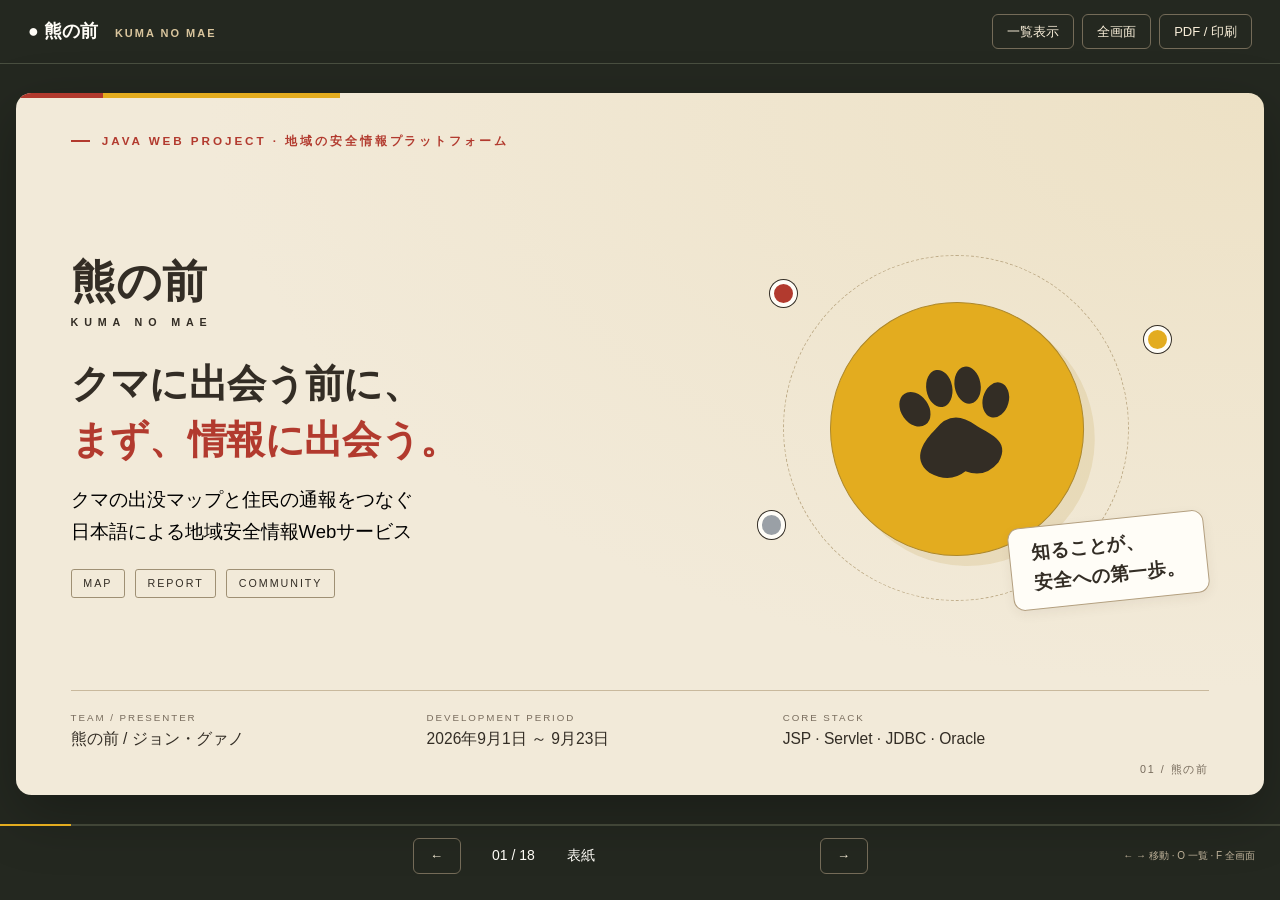
<file: index.html>
<!doctype html>
<html lang="ja">
<head>
  <meta charset="utf-8">
  <meta name="viewport" content="width=device-width,initial-scale=1">
  <title>熊の前 · プロジェクト発表</title>
  <link rel="stylesheet" href="presentation/presentation.css">
  <link rel="stylesheet" href="presentation/japanese.css">
  <link rel="stylesheet" href="presentation/print.css" media="print">
  <script src="presentation/presentation.js" defer></script>
  <link rel="stylesheet" href="presentation/preview-editorial.css">
  <link rel="stylesheet" href="presentation/preview-duties.css">
</head>
<body>
  <header class="toolbar"><a class="brand" href="#1">● 熊の前 <span>KUMA NO MAE</span></a><div class="tools"><button id="overview" type="button">一覧表示</button><button id="fullscreen" type="button">全画面</button><button id="print" type="button">PDF / 印刷</button></div></header>
  <main id="deck" aria-label="プロジェクト発表スライド">
    <section class="slide cover" data-title="表紙">
      <div class="eyebrow">JAVA WEB PROJECT · 地域の安全情報プラットフォーム</div>
      <div class="cover-grid"><div><div class="wordmark">熊の前<span>KUMA NO MAE</span></div><h1>クマに出会う前に、<br><em>まず、情報に出会う。</em></h1><p class="lead">クマの出没マップと住民の通報をつなぐ<br>日本語による地域安全情報Webサービス</p><div class="tags"><span>MAP</span><span>REPORT</span><span>COMMUNITY</span></div></div><div class="cover-art"><div class="orbit"></div><div class="seal"><svg viewBox="0 0 180 180" aria-label="クマの肉球"><ellipse cx="43" cy="57" rx="17" ry="23" transform="rotate(-25 43 57)"/><ellipse cx="77" cy="37" rx="16" ry="23"/><ellipse cx="112" cy="39" rx="16" ry="23"/><ellipse cx="143" cy="63" rx="16" ry="22" transform="rotate(25 143 63)"/><path d="M47 137C27 115 49 96 63 86Q88 63 113 89C125 101 154 115 133 139Q113 156 91 143Q69 155 47 137Z"/></svg></div><div class="art-label">知ることが、<br>安全への第一歩。</div><span class="map-point p1"></span><span class="map-point p2"></span><span class="map-point p3"></span></div></div>
<div class="cover-meta"><div><small>TEAM / PRESENTER</small><span>熊の前 / ジョン・グァノ</span></div><div><small>DEVELOPMENT PERIOD</small><span>2026年9月1日 ～ 9月23日</span></div><div><small>CORE STACK</small><span>JSP · Servlet · JDBC · Oracle</span></div></div>
      <aside class="speaker-notes">冒頭ではサービスが解決したい課題を伝えます。「出没情報を探すだけでなく、地図での確認から通報・管理までをつなぎました」。チーム名と開発期間は実際の情報を入力してください。入力内容はこのブラウザーに保存されます。</aside>
    </section>
    <section class="slide" data-title="目次"><div class="eyebrow">CONTENTS · 発表の流れ</div><h2>サービスからコードまで、<br>ひとつの流れで。</h2><div class="agenda"><article><b>01</b><div><h3>なぜ開発したのか</h3><p>企画意図・利用者・要件</p></div></article><article><b>02</b><div><h3>どのように設計したのか</h3><p>デザイン・技術構成・MVC・データ</p></div></article><article><b>03</b><div><h3>何を実装したのか</h3><p>地図・通報・会員・コミュニティ・管理</p></div></article><article><b>04</b><div><h3>どのような課題を解決したのか</h3><p>デモ・日付フィルターの不具合・改善方針</p></div></article></div><div class="bottom-line">発表の軸：位置と危険度を理解し、住民の情報をサービスにつなぐ</div><aside class="speaker-notes">設計の説明後、利用者の操作の流れに沿って機能を紹介します。クラス名をすべて読み上げるよりも、責務の分離とデータの流れに焦点を当てます。</aside></section>
<section class="slide" data-title="チーム紹介"><div class="eyebrow">TEAM · チーム紹介</div><h2>4人でつくる「熊の前」。</h2><p class="subtitle">バックエンド1名・フロントエンド3名のチーム構成</p><div class="cols four team-grid"><article class="card accent"><span class="card-no">TEAM LEADER</span><div class="member-number">01</div><div class="member-photo"><img src="presentation/member-01.png" alt="ジョン・グァノ"></div><h3 lang="ja">ジョン・グァノ</h3><span class="team-role">チームリーダー</span><p>バックエンド担当</p><div class="member-duties">チーム管理<br>データベース設計<br>バックエンド全体</div></article><article class="card"><span class="card-no">FRONTEND</span><div class="member-number">02</div><div class="member-photo"><img src="presentation/member-02.jpg" alt="キム・スリム"></div><h3 lang="ja">キム・スリム</h3><span class="team-role">チームメンバー</span><p>フロントエンド担当</p><div class="member-duties">会員管理 設計・実装<br>地図 設計・実装</div></article><article class="card"><span class="card-no">FRONTEND</span><div class="member-number">03</div><div class="member-photo"><img src="presentation/member-03.png" alt="パク・ジョンウク"></div><h3 lang="ja">パク・ジョンウク</h3><span class="team-role">チームメンバー</span><p>フロントエンド担当</p><div class="member-duties">トップページ 設計・実装<br>マイページ 設計・実装</div></article><article class="card"><span class="card-no">FRONTEND</span><div class="member-number">04</div><div class="member-photo"><img src="presentation/member-04.png" alt="キム・ビョンギュ"></div><h3 lang="ja">キム・ビョンギュ</h3><span class="team-role">チームメンバー</span><p>フロントエンド担当</p><div class="member-duties">掲示板 設計・実装<br>管理者ページ 設計・実装</div></article></div><aside class="speaker-notes">メンバーは全4名です。ジョン・グァノはチームリーダー兼バックエンド担当、キム・スリム・パク・ジョンウク・キム・ビョンギュはフロントエンド担当です。氏名は指定された日本語表記を使用しています。</aside></section>
    <section class="slide" data-title="プロジェクト概要"><div class="eyebrow">01 / PROJECT OVERVIEW</div><h2>「どこで、どのくらい危険なのか？」</h2><p class="subtitle">出没場所・日時・危険度・解除状態をまとめて確認できるサービス</p><div class="cols three"><article class="card"><span class="card-no">BACKGROUND</span><h3>一覧だけでは<br>場所を把握しにくい</h3><p>住所と投稿を地図マーカーにつなぎ、関心のある地域の状況を位置関係から理解できるよう設計しました。</p></article><article class="card"><span class="card-no">APPROACH</span><h3>閲覧から通報まで<br>ひとつの利用フロー</h3><p>トップページで状況を確認し、地図で範囲を絞り込んだ後、詳細の閲覧や目撃情報の通報へ進みます。</p></article><article class="card accent"><span class="card-no">VALUE</span><h3>危険情報に加えて<br>解除状態も伝える</h3><p>DANGER・WARNING・CAUTIONとCLEARを区別し、出没情報の状態を色と文字で伝えます。</p></article></div><div class="ribbon">主な利用者 <strong>日本の地域住民・訪問者・サービス管理者</strong></div><aside class="speaker-notes">このスライドでは開発意図を説明します。事故減少率や実際の利用者数など、検証していない成果の数値は提示しません。</aside></section>
    <section class="slide" data-title="要件定義"><div class="eyebrow">02 / REQUIREMENTS</div><h2>利用者ごとに必要な機能を定義する。</h2><div class="cols two"><div class="table-wrap"><table><thead><tr><th>利用者</th><th>主要機能</th></tr></thead><tbody><tr><td>情報閲覧</td><td>地図マーカー・危険度の凡例・地域／期間／危険度の検索</td></tr><tr><td>会員</td><td>登録・ログイン・メール認証・アカウント復旧</td></tr><tr><td>通報者</td><td>目撃情報の登録・位置／画像の添付・詳細閲覧</td></tr><tr><td>コミュニティ利用者</td><td>投稿の作成／編集／削除・コメント・いいね</td></tr><tr><td>管理者</td><td>通報の承認／却下／解除・会員とコミュニティの管理</td></tr></tbody></table></div><div class="stack"><article class="card"><h3>一貫した案内</h3><p>日本語UI、共通のヘッダー／フッター、危険度の色と名称を使用します。</p></article><article class="card"><h3>役割に応じたアクセス</h3><p>ログイン状態と利用者の権限に応じて、作成・編集・管理のリクエストを処理します。</p></article><article class="card"><h3>処理結果を明確に表示</h3><p>エラー・認証・パスワード再設定の結果を画面で確認できる構成にします。</p></article></div></div><aside class="speaker-notes">要件は機能と使いやすさに分けて説明します。セキュリティが完全であると主張するのではなく、実際の権限確認と認証の流れを紹介します。</aside></section>
    <section class="slide" data-title="デザインコンセプト"><div class="eyebrow">03 / DESIGN LANGUAGE</div><h2>温かみのある印象と、明確な危険表示。</h2><div class="cols two"><div><div class="palette"><div style="--swatch:#eee5d1"><span>CREAM</span><code>#EEE5D1</code></div><div style="--swatch:#332d25" class="light-text"><span>INK</span><code>#332D25</code></div><div style="--swatch:#e3ac1f"><span>YELLOW</span><code>#E3AC1F</code></div></div><h3>プロジェクトのビジュアル表現</h3><p>クリーム色の背景に濃い茶色の枠線、紙のカードを思わせる面と影。黄色は主な操作を、赤色は危険情報を強調します。</p><p>発表資料にも同じ配色とクマの肉球モチーフを取り入れました。</p></div><article class="card legend-demo"><h3>危険度の凡例</h3><div><span class="risk danger">DANGER</span><p><strong>危険</strong> クマの目撃など危険度の高い情報</p></div><div><span class="risk warning">WARNING</span><p><strong>警戒</strong> 足跡・痕跡の情報</p></div><div><span class="risk caution">CAUTION</span><p><strong>注意</strong> 鳴き声・気配などの注意情報</p></div><div><span class="risk clear">CLEAR</span><p><strong>解除</strong> 危険の解除状態</p></div></article></div><aside class="speaker-notes">色だけで意味を伝えず、英語の区分と日本語の名称を併記します。ここで示す配色は、プロジェクトのスタイルを基にした発表用テーマです。</aside></section>
    <section class="slide" data-title="技術構成"><div class="eyebrow">04 / TECHNOLOGY</div><h2>Servlet MVCで構築したWebサービス。</h2><div class="cols four"><article class="card"><span class="tech-icon">UI</span><h3>Frontend</h3><ul><li>JSP · JSTL</li><li>HTML · CSS</li><li>JavaScript · Fetch</li><li>Bootstrap</li></ul><p>画面描画と利用者の入力、地図フィルター、非同期リクエスト</p></article><article class="card"><span class="tech-icon">JAVA</span><h3>Backend</h3><ul><li>Java Servlet</li><li>Service / Command</li><li>Gson</li><li>JavaMail · BCrypt</li></ul><p>リクエストの振り分け、業務処理、JSON応答と会員認証</p></article><article class="card"><span class="tech-icon">DB</span><h3>Data</h3><ul><li>Oracle</li><li>JDBC</li><li>DAO・SQLの分離</li><li>JNDI DataSource</li></ul><p>会員・投稿・トークン・管理履歴と地図データの取得</p></article><article class="card"><span class="tech-icon">MAP</span><h3>Integration</h3><ul><li>Google Maps JS API</li><li>Tomcat</li><li>Eclipseプロジェクト</li><li>Git</li></ul><p>位置の可視化、Servletの実行環境と共同開発</p></article></div><aside class="speaker-notes">Springではなく、Servletでルーティングと各層を直接構成したプロジェクトです。導入バージョンやデプロイ環境については、確認なしに具体的な数値を述べません。</aside></section>
    <section class="slide" data-title="MVCアーキテクチャ"><div class="eyebrow">05 / ARCHITECTURE</div><h2>リクエストを分け、責務を明確に。</h2><div class="flow"><article><small>01 · REQUEST</small><h3>Browser</h3><p>画面遷移・フォーム送信<br>Fetch APIリクエスト</p></article><i>→</i><article><small>02 · ROUTING</small><h3>Controller</h3><p>URLの振り分け<br>サービスの選択</p></article><i>→</i><article><small>03 · LOGIC</small><h3>Service</h3><p>検証・権限確認<br>業務処理</p></article><i>→</i><article><small>04 · DATA</small><h3>DAO / SQL</h3><p>JDBCによる取得・保存<br>Oracle接続</p></article></div><div class="cols two"><article class="card"><span class="card-no">PAGE RESPONSE</span><h3>Controller → JSP → HTML</h3><p>requestにデータを設定し、JSPへforwardします。会員・掲示板・管理画面の基本的な応答の流れです。</p></article><article class="card accent"><span class="card-no">API RESPONSE</span><h3>ApiController → JSON → JavaScript</h3><p>地図マーカーや認証状態などをJSONで渡し、ブラウザー側で画面を更新します。</p></article></div><div class="source">参照： controller/* · service/Command.java · util/JsonResponseUtil.java · util/DBManager.java</div><aside class="speaker-notes">DTOは各層の間でデータを受け渡します。すべてのクラスがすべての矢印を通るわけではなく、ページ応答とAPI応答の二つの流れとして説明します。</aside></section>
    <section class="slide" data-title="データ設計"><div class="eyebrow">06 / DATA MODEL</div><h2>会員と通報を中心につながるデータ。</h2><p class="subtitle">SQLの参照に基づく論理関係・実際のDBのFK／DDLは別途確認が必要</p><div class="data-model"><article class="entity main-entity"><small>中心エンティティ</small><h3>MEMBER</h3><p>会員ID・アカウント・認証状態</p></article><div class="entity-branches"><article class="entity"><h3>BOARD → BOARD_FILE</h3><p>目撃情報の通報と添付画像</p></article><article class="entity"><h3>COMMUNITY_BOARD</h3><p>COMMUNITY_FILE · COMMUNITY_COMMENT · COMMUNITY_LIKE</p></article><article class="entity"><h3>EMAIL_TOKEN</h3><p>メール認証／パスワード再設定・有効期限／使用状態</p></article><article class="entity"><h3>ADMIN_LOG</h3><p>管理者・対象・処理種別・処理履歴</p></article></div></div><div class="ribbon">地図データ取得 <strong>V_MAP_MARKER → MapDao → MapMarkerDto</strong><span>位置・危険度・出没日・元データの識別子</span></div><aside class="speaker-notes">DDLで確認した物理ER図ではなく、リポジトリ内のSQLに基づく論理構成です。V_MAP_MARKERのビュー定義や外部収集の仕組みは確認できていないため、自動収集まで実装済みとは説明しません。</aside></section>
    <section class="slide" data-title="画面構成"><div class="eyebrow">07 / USER JOURNEY</div><h2>状況把握 → 条件検索 → 詳細確認 → 通報。</h2><div class="cols four journey"><article class="card"><b>01</b><h3>トップページ</h3><p>サービスへの入口<br>地図と危険度の状況</p><code>index.jsp<br>index.js</code></article><article class="card"><b>02</b><h3>出没マップ</h3><p>地域・期間・危険度の検索<br>マーカーと一覧の確認</p><code>map/map.jsp<br>map/map.js</code></article><article class="card"><b>03</b><h3>目撃情報</h3><p>一覧と詳細ページ<br>位置・内容・画像</p><code>board/list.jsp<br>board/detail.jsp</code></article><article class="card"><b>04</b><h3>目撃情報の通報</h3><p>ログイン後に情報登録<br>管理フローへ連携</p><code>board/report.jsp<br>BoardReportService</code></article></div><div class="cols two compact"><article class="card"><h3>アカウント・個人画面</h3><p>登録・認証・復旧・プロフィール・設定</p></article><article class="card"><h3>参加・運営画面</h3><p>コミュニティ・コメント・いいね・管理画面</p></article></div><aside class="speaker-notes">画面ファイル名はviewsおよびresources配下を基準にしています。全メニューの列挙よりも、情報の取得から通報までの一連の流れとして示します。</aside></section>
    <section class="slide" data-title="地図検索"><div class="eyebrow">08 / MAP & FILTER</div><h2>ひとつの検索結果を、地図と一覧に。</h2><div class="cols two"><div class="map-capture"><img src="presentation/map-screenshot.png" alt="出没マップの実際の画面。クマのマーカー、危険度の凡例、期間と地域の検索フィルター。"></div><div class="stack"><article class="card"><h3>① データを画面用に整理</h3><p><code>/api/map/markers</code>から取得した座標・住所・危険度・日付を、マーカーと一覧で使う形式に変換します。</p></article><article class="card"><h3>② 選択条件で絞り込む</h3><p>地域、開始日／終了日、4種類の危険度のチェック状態を比較します。CLEARも個別に選択できます。</p></article><article class="card"><h3>③ 同じ配列から再表示</h3><p><code>filterSightings → loadMarkers</code><br>マーカーと最新の出没情報一覧を同じ検索結果で更新します。</p></article></div></div><aside class="speaker-notes">地図ページの検索は、読み込み済みデータに対するクライアント側のフィルターです。サーバーのperiodオプションとは区別します。クマのアイコン、日本語地図、期間の初期値と未来の日付の制限も実演します。</aside></section>
    <section class="slide" data-title="会員認証"><div class="eyebrow">09 / ACCOUNT & AUTHENTICATION</div><h2>登録から復旧まで、つながるアカウント機能。</h2><div class="cols three"><article class="card"><span class="card-no">SIGN UP</span><h3>登録・メール認証</h3><ul><li>ID／メールの重複確認API</li><li>登録情報をサーバーで検証</li><li>メール認証トークンを送信</li><li>リンク検証と認証結果の案内</li></ul><code>SignUpService<br>EmailVerifyService</code></article><article class="card"><span class="card-no">LOGIN</span><h3>ログイン・セッション</h3><ul><li>アカウント情報とパスワードの確認</li><li>BCryptハッシュを使用</li><li>ログイン利用者のセッション管理</li><li>ログアウト処理</li></ul><code>LoginService<br>PasswordUtil</code></article><article class="card accent"><span class="card-no">RECOVERY</span><h3>パスワード再設定</h3><ul><li>復旧リンクとトークンの有効性確認</li><li>新パスワードの長さ／一致を検証</li><li>パスワード更新・トークン使用処理</li><li>専用の完了画面を表示</li></ul><code>ResetPasswordService<br>reset_password_complete.jsp</code></article></div><div class="bottom-line">完了を確認した後、利用者が「ログインする」から移動する画面構成</div><aside class="speaker-notes">確認したResetPasswordServiceには直前のパスワードとの比較処理はありません。実装済み機能としては紹介しません。パスワード更新とトークン使用処理は同じトランザクション内で実行されます。</aside></section>
    <section class="slide" data-title="掲示板とコミュニティ"><div class="eyebrow">10 / REPORT & COMMUNITY</div><h2>場所を伝える通報、会話をつなぐ交流。</h2><div class="cols two"><article class="card"><span class="card-no">SIGHTING REPORT</span><h3>クマ目撃・出没情報</h3><p>出没場所・危険度・目撃内容を伝える情報掲示板</p><ul><li>一覧表示と詳細情報</li><li>座標・住所と画像の添付</li><li>危険度と解除状態の表示</li><li>管理者による承認・却下・解除</li></ul><div class="mini-flow">BoardController → BoardReportService → BoardDao</div></article><article class="card"><span class="card-no">COMMUNITY</span><h3>住民同士の情報共有</h3><p>住民が投稿とコメントで情報を共有するコミュニティ</p><ul><li>投稿の作成・編集・削除</li><li>画像添付と詳細閲覧</li><li>コメントの作成・削除</li><li>いいね切り替えAPI</li></ul><div class="mini-flow">CommunityController → Service → CommunityBoardDao</div></article></div><div class="source">関連SQL： BOARD · BOARD_FILE / COMMUNITY_BOARD · COMMUNITY_FILE · COMMUNITY_COMMENT · COMMUNITY_LIKE</div><aside class="speaker-notes">目撃情報の掲示板とコミュニティは区別して説明します。管理者機能とは別に、投稿者の権限確認は各サービスが担います。</aside></section>
    <section class="slide" data-title="管理者機能"><div class="eyebrow">11 / ADMINISTRATION</div><h2>登録後の情報も管理する。</h2><div class="cols three"><article class="card"><span class="card-no">REPORTS</span><h3>通報管理</h3><p>登録された通報を確認し、承認・却下・危険解除を処理します。</p><code>AdminApproveService<br>AdminRejectService<br>AdminClearService</code></article><article class="card"><span class="card-no">MEMBERS</span><h3>会員管理</h3><p>会員一覧、権限変更、削除・復旧に関する管理リクエストを処理します。</p><code>AdminMemberListService<br>AdminUpdateGradeService<br>AdminRestoreMemberService</code></article><article class="card"><span class="card-no">MODERATION</span><h3>コミュニティ管理</h3><p>投稿の非表示・表示・削除やコメント削除などの運営機能を提供します。</p><code>AdminCommunityHideService<br>AdminCommunityShowService<br>AdminCommunityCommentDeleteService</code></article></div><div class="ribbon">アクセスの流れ <strong>AdminController → 管理者の確認 → 該当Service</strong><span>管理履歴： AdminLogDao</span></div><aside class="speaker-notes">一般利用者と管理者の画面を分離しました。承認／解除などデータを変更する操作は、準備したデモデータで実演してください。</aside></section>
<section class="slide" data-title="デモ動画"><div class="eyebrow">12 / DEMONSTRATION</div><h2>画面でたどる利用者の操作フロー。</h2><div class="cols video-layout"><div class="video-box youtube-box"><iframe id="youtube-demo" src="https://www.youtube.com/embed/SJwSqIVJToA" title="熊の前 プロジェクトのデモ動画" allow="accelerometer; autoplay; clipboard-write; encrypted-media; gyroscope; picture-in-picture; web-share" referrerpolicy="strict-origin-when-cross-origin" allowfullscreen></iframe><a class="youtube-link" href="https://www.youtube.com/watch?v=SJwSqIVJToA" target="_blank" rel="noopener noreferrer">YouTubeで見る ↗</a></div><div class="stack demo-steps"><article><b>01</b><div><h3>地域・期間の検索</h3><p>地図マーカーと一覧が同時に更新されることを確認</p></div></article><article><b>02</b><div><h3>CLEARを含める／除外</h3><p>チェック状態に応じた解除情報の表示</p></div></article><article><b>03</b><div><h3>詳細・通報・コミュニティ</h3><p>利用者の参加フローを紹介</p></div></article><article><b>04</b><div><h3>会員認証・復旧</h3><p>入力検証と完了画面を確認</p></div></article></div></div><aside class="speaker-notes">YouTubeのデモ動画を再生します。インターネット接続が必要です。埋め込み再生が制限される場合は「YouTubeで見る」から開いてください。デモデータは実際の事件と混同されないよう区別してください。</aside></section>
    <section class="slide" data-title="トラブルシューティング"><div class="eyebrow">13 / TROUBLESHOOTING</div><h2>検索すると投稿が消える原因。</h2><div class="cols two"><article class="card"><span class="pill red">BEFORE</span><h3>日付オブジェクトを文字列として処理</h3><pre>eventDate: {
  date: { year: 2026, month: 9, day: 10 }
}

String(eventDate)
// "[object Object]"</pre><p>日付表示と文字列の期間比較が正しく機能せず、正常な投稿が検索結果から除外されました。</p></article><article class="card accent"><span class="pill green">AFTER</span><h3>画面で比較できる形式に正規化</h3><pre>normalizeEventDate(item.eventDate)
// "2026-09-10"

開始日 ≤ 出没日 ≤ 終了日
// 同じYYYY-MM-DD形式で比較</pre><p>年・月・日を取り出し、月／日を2桁にそろえることで日付表示と検索を修正しました。</p></article></div><div class="bottom-line">解決の流れ：画面の症状 → 実際のJSONを確認 → データ形式を整理 → 検索を再確認</div><aside class="speaker-notes">実際に修正した事例です。Google MapsのMarker非推奨警告と日付フィルターの問題は別の原因でした。重要なのはAPIと画面の間で日付形式をそろえることです。</aside></section>
    <section class="slide" data-title="改善方針"><div class="eyebrow">14 / NEXT STEPS</div><h2>実装した仕組みを、さらに堅牢に。</h2><p class="subtitle">以下は実装済みの成果と区別した、今後の改善提案です。</p><div class="cols three"><article class="card"><span class="card-no">DATA CONTRACT</span><h3>API形式の統一</h3><p>日付を統一したISO文字列で返し、地域分類と元データの種類別に詳細リンクの規則を明示します。</p><span class="tag">データの整合性</span></article><article class="card"><span class="card-no">USER EXPERIENCE</span><h3>検索体験の改善</h3><p>該当結果なしの案内、初期表示とリセット時の期間条件の統一、多数のマーカーのクラスタリングを検討します。</p><span class="tag">検索の使いやすさ</span></article><article class="card"><span class="card-no">MAINTENANCE</span><h3>検証と保守</h3><p>直前のパスワードの再利用制限、API／権限の回帰テスト、共通スタイルと地図コードの整理を進めます。</p><span class="tag">安定性</span></article></div><aside class="speaker-notes">直前のパスワードの再利用制限は確認したサービスコードにまだないため、改善事項に含めています。実装状況は発表直前の最新コードと照合してください。</aside></section>
    <section class="slide closing" data-title="まとめ"><div class="eyebrow">KUMA NO MAE · 熊の前</div><h2>情報をつなぎ、<br><em>安全へ、もう一歩。</em></h2><p class="lead">地図と住民の通報をひとつに。<br>閲覧から参加・運営までつなぐServlet MVCプロジェクト。</p><div class="closing-tags"><span>位置に基づく情報</span><span>住民参加</span><span>役割ごとの責務分離</span></div><p class="repository-link">開発ソース：<a href="https://github.com/hiro7899/KumanoMae" target="_blank" rel="noopener noreferrer">github.com/hiro7899/KumanoMae ↗</a></p><div class="qa">ありがとうございました。<strong>Q & A</strong></div><aside class="speaker-notes">企画意図、利用者の操作フロー、解決したデータの問題を一文ずつまとめます。実際の運用成果や統計は根拠がある場合にのみ付け加えてください。</aside></section>
  </main>
  <footer class="controls"><button id="previous" type="button" aria-label="前のスライド">←</button><span id="page-label" aria-live="polite">01 / 18</span><span id="slide-title"></span><button id="next" type="button" aria-label="次のスライド">→</button><div class="progress"><span id="progress-fill"></span></div><small>← → 移動 · O 一覧 · F 全画面</small></footer>
</body>
</html>
</file>
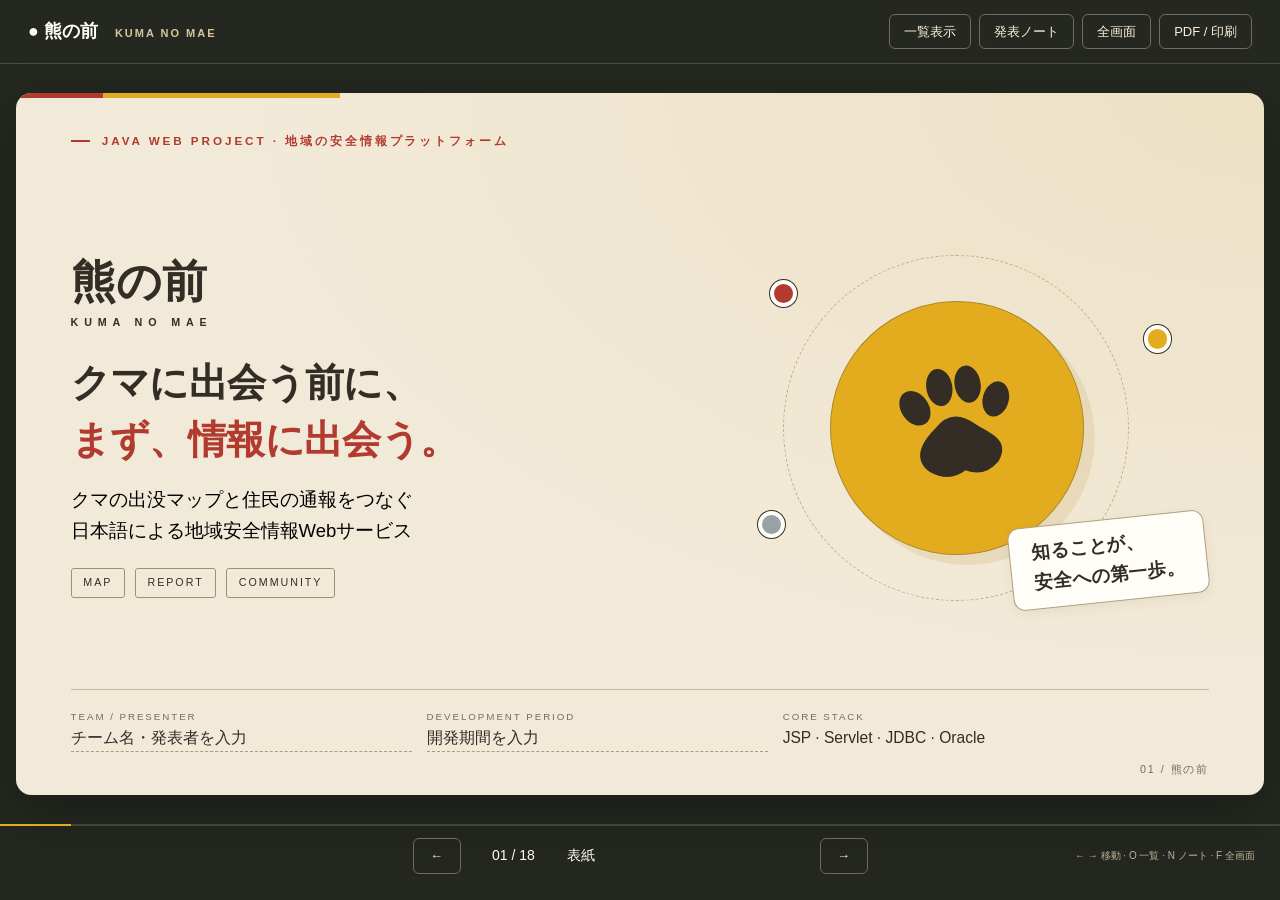
<file: presentation/preview-duties.html>
<!doctype html>
<html lang="ja">
<head>
  <meta charset="utf-8">
  <meta name="viewport" content="width=device-width,initial-scale=1">
  <title>熊の前 · プロジェクト発表</title>
  <link rel="stylesheet" href="presentation.css">
  <link rel="stylesheet" href="japanese.css">
  <link rel="stylesheet" href="print.css" media="print">
  <script src="presentation.js" defer></script>
  <link rel="stylesheet" href="preview-editorial.css">
  <link rel="stylesheet" href="preview-duties.css">
</head>
<body>
  <header class="toolbar"><a class="brand" href="#1">● 熊の前 <span>KUMA NO MAE</span></a><div class="tools"><button id="overview" type="button">一覧表示</button><button id="notes-toggle" type="button">発表ノート</button><button id="fullscreen" type="button">全画面</button><button id="print" type="button">PDF / 印刷</button></div></header>
  <main id="deck" aria-label="プロジェクト発表スライド">
    <section class="slide cover" data-title="表紙">
      <div class="eyebrow">JAVA WEB PROJECT · 地域の安全情報プラットフォーム</div>
      <div class="cover-grid"><div><div class="wordmark">熊の前<span>KUMA NO MAE</span></div><h1>クマに出会う前に、<br><em>まず、情報に出会う。</em></h1><p class="lead">クマの出没マップと住民の通報をつなぐ<br>日本語による地域安全情報Webサービス</p><div class="tags"><span>MAP</span><span>REPORT</span><span>COMMUNITY</span></div></div><div class="cover-art"><div class="orbit"></div><div class="seal"><svg viewBox="0 0 180 180" aria-label="クマの肉球"><ellipse cx="43" cy="57" rx="17" ry="23" transform="rotate(-25 43 57)"/><ellipse cx="77" cy="37" rx="16" ry="23"/><ellipse cx="112" cy="39" rx="16" ry="23"/><ellipse cx="143" cy="63" rx="16" ry="22" transform="rotate(25 143 63)"/><path d="M47 137C27 115 49 96 63 86Q88 63 113 89C125 101 154 115 133 139Q113 156 91 143Q69 155 47 137Z"/></svg></div><div class="art-label">知ることが、<br>安全への第一歩。</div><span class="map-point p1"></span><span class="map-point p2"></span><span class="map-point p3"></span></div></div>
      <div class="cover-meta"><div><small>TEAM / PRESENTER</small><span contenteditable="true" data-save="presenter-ja" aria-label="チーム名・発表者を入力">チーム名・発表者を入力</span></div><div><small>DEVELOPMENT PERIOD</small><span contenteditable="true" data-save="period-ja" aria-label="開発期間を入力">開発期間を入力</span></div><div><small>CORE STACK</small><span>JSP · Servlet · JDBC · Oracle</span></div></div>
      <aside class="speaker-notes">冒頭ではサービスが解決したい課題を伝えます。「出没情報を探すだけでなく、地図での確認から通報・管理までをつなぎました」。チーム名と開発期間は実際の情報を入力してください。入力内容はこのブラウザーに保存されます。</aside>
    </section>
    <section class="slide" data-title="目次"><div class="eyebrow">CONTENTS · 発表の流れ</div><h2>サービスからコードまで、<br>ひとつの流れで。</h2><div class="agenda"><article><b>01</b><div><h3>なぜ開発したのか</h3><p>企画意図・利用者・要件</p></div></article><article><b>02</b><div><h3>どのように設計したのか</h3><p>デザイン・技術構成・MVC・データ</p></div></article><article><b>03</b><div><h3>何を実装したのか</h3><p>地図・通報・会員・コミュニティ・管理</p></div></article><article><b>04</b><div><h3>どのような課題を解決したのか</h3><p>デモ・日付フィルターの不具合・改善方針</p></div></article></div><div class="bottom-line">発表の軸：位置と危険度を理解し、住民の情報をサービスにつなぐ</div><aside class="speaker-notes">設計の説明後、利用者の操作の流れに沿って機能を紹介します。クラス名をすべて読み上げるよりも、責務の分離とデータの流れに焦点を当てます。</aside></section>
<section class="slide" data-title="チーム紹介"><div class="eyebrow">TEAM · チーム紹介</div><h2>4人でつくる「熊の前」。</h2><p class="subtitle">バックエンド1名・フロントエンド3名のチーム構成</p><div class="cols four team-grid"><article class="card accent"><span class="card-no">TEAM LEADER</span><div class="member-number">01</div><div class="member-photo"><img src="member-01.png" alt="ジョン・グァノ"></div><h3 lang="ja">ジョン・グァノ</h3><span class="team-role">チームリーダー</span><p>バックエンド担当</p><div class="member-duties">チーム管理<br>データベース設計<br>バックエンド全体</div></article><article class="card"><span class="card-no">FRONTEND</span><div class="member-number">02</div><div class="member-photo"><img src="member-02.jpg" alt="キム・スリム"></div><h3 lang="ja">キム・スリム</h3><span class="team-role">チームメンバー</span><p>フロントエンド担当</p><div class="member-duties">会員管理 設計・実装<br>地図 設計・実装</div></article><article class="card"><span class="card-no">FRONTEND</span><div class="member-number">03</div><div class="member-photo no-photo" aria-hidden="true"></div><h3 lang="ja">パク・ジョンウク</h3><span class="team-role">チームメンバー</span><p>フロントエンド担当</p><div class="member-duties">トップページ 設計・実装<br>マイページ 設計・実装</div></article><article class="card"><span class="card-no">FRONTEND</span><div class="member-number">04</div><div class="member-photo"><img src="member-04.png" alt="キム・ビョンギュ"></div><h3 lang="ja">キム・ビョンギュ</h3><span class="team-role">チームメンバー</span><p>フロントエンド担当</p><div class="member-duties">掲示板 設計・実装<br>管理者ページ 設計・実装</div></article></div><aside class="speaker-notes">メンバーは全4名です。ジョン・グァノはチームリーダー兼バックエンド担当、キム・スリム・パク・ジョンウク・キム・ビョンギュはフロントエンド担当です。氏名は指定された日本語表記を使用しています。</aside></section>
    <section class="slide" data-title="プロジェクト概要"><div class="eyebrow">01 / PROJECT OVERVIEW</div><h2>「どこで、どのくらい危険なのか？」</h2><p class="subtitle">出没場所・日時・危険度・解除状態をまとめて確認できるサービス</p><div class="cols three"><article class="card"><span class="card-no">BACKGROUND</span><h3>一覧だけでは<br>場所を把握しにくい</h3><p>住所と投稿を地図マーカーにつなぎ、関心のある地域の状況を位置関係から理解できるよう設計しました。</p></article><article class="card"><span class="card-no">APPROACH</span><h3>閲覧から通報まで<br>ひとつの利用フロー</h3><p>トップページで状況を確認し、地図で範囲を絞り込んだ後、詳細の閲覧や目撃情報の通報へ進みます。</p></article><article class="card accent"><span class="card-no">VALUE</span><h3>危険情報に加えて<br>解除状態も伝える</h3><p>DANGER・WARNING・CAUTIONとCLEARを区別し、出没情報の状態を色と文字で伝えます。</p></article></div><div class="ribbon">主な利用者 <strong>日本の地域住民・訪問者・サービス管理者</strong></div><aside class="speaker-notes">このスライドでは開発意図を説明します。事故減少率や実際の利用者数など、検証していない成果の数値は提示しません。</aside></section>
    <section class="slide" data-title="要件定義"><div class="eyebrow">02 / REQUIREMENTS</div><h2>利用者ごとに必要な機能を定義する。</h2><div class="cols two"><div class="table-wrap"><table><thead><tr><th>利用者</th><th>主要機能</th></tr></thead><tbody><tr><td>情報閲覧</td><td>地図マーカー・危険度の凡例・地域／期間／危険度の検索</td></tr><tr><td>会員</td><td>登録・ログイン・メール認証・アカウント復旧</td></tr><tr><td>通報者</td><td>目撃情報の登録・位置／画像の添付・詳細閲覧</td></tr><tr><td>コミュニティ利用者</td><td>投稿の作成／編集／削除・コメント・いいね</td></tr><tr><td>管理者</td><td>通報の承認／却下／解除・会員とコミュニティの管理</td></tr></tbody></table></div><div class="stack"><article class="card"><h3>一貫した案内</h3><p>日本語UI、共通のヘッダー／フッター、危険度の色と名称を使用します。</p></article><article class="card"><h3>役割に応じたアクセス</h3><p>ログイン状態と利用者の権限に応じて、作成・編集・管理のリクエストを処理します。</p></article><article class="card"><h3>処理結果を明確に表示</h3><p>エラー・認証・パスワード再設定の結果を画面で確認できる構成にします。</p></article></div></div><aside class="speaker-notes">要件は機能と使いやすさに分けて説明します。セキュリティが完全であると主張するのではなく、実際の権限確認と認証の流れを紹介します。</aside></section>
    <section class="slide" data-title="デザインコンセプト"><div class="eyebrow">03 / DESIGN LANGUAGE</div><h2>温かみのある印象と、明確な危険表示。</h2><div class="cols two"><div><div class="palette"><div style="--swatch:#eee5d1"><span>CREAM</span><code>#EEE5D1</code></div><div style="--swatch:#332d25" class="light-text"><span>INK</span><code>#332D25</code></div><div style="--swatch:#e3ac1f"><span>YELLOW</span><code>#E3AC1F</code></div></div><h3>プロジェクトのビジュアル表現</h3><p>クリーム色の背景に濃い茶色の枠線、紙のカードを思わせる面と影。黄色は主な操作を、赤色は危険情報を強調します。</p><p>発表資料にも同じ配色とクマの肉球モチーフを取り入れました。</p></div><article class="card legend-demo"><h3>危険度の凡例</h3><div><span class="risk danger">DANGER</span><p><strong>危険</strong> クマの目撃など危険度の高い情報</p></div><div><span class="risk warning">WARNING</span><p><strong>警戒</strong> 足跡・痕跡の情報</p></div><div><span class="risk caution">CAUTION</span><p><strong>注意</strong> 鳴き声・気配などの注意情報</p></div><div><span class="risk clear">CLEAR</span><p><strong>解除</strong> 危険の解除状態</p></div></article></div><aside class="speaker-notes">色だけで意味を伝えず、英語の区分と日本語の名称を併記します。ここで示す配色は、プロジェクトのスタイルを基にした発表用テーマです。</aside></section>
    <section class="slide" data-title="技術構成"><div class="eyebrow">04 / TECHNOLOGY</div><h2>Servlet MVCで構築したWebサービス。</h2><div class="cols four"><article class="card"><span class="tech-icon">UI</span><h3>Frontend</h3><ul><li>JSP · JSTL</li><li>HTML · CSS</li><li>JavaScript · Fetch</li><li>Bootstrap</li></ul><p>画面描画と利用者の入力、地図フィルター、非同期リクエスト</p></article><article class="card"><span class="tech-icon">JAVA</span><h3>Backend</h3><ul><li>Java Servlet</li><li>Service / Command</li><li>Gson</li><li>JavaMail · BCrypt</li></ul><p>リクエストの振り分け、業務処理、JSON応答と会員認証</p></article><article class="card"><span class="tech-icon">DB</span><h3>Data</h3><ul><li>Oracle</li><li>JDBC</li><li>DAO・SQLの分離</li><li>JNDI DataSource</li></ul><p>会員・投稿・トークン・管理履歴と地図データの取得</p></article><article class="card"><span class="tech-icon">MAP</span><h3>Integration</h3><ul><li>Google Maps JS API</li><li>Tomcat</li><li>Eclipseプロジェクト</li><li>Git</li></ul><p>位置の可視化、Servletの実行環境と共同開発</p></article></div><aside class="speaker-notes">Springではなく、Servletでルーティングと各層を直接構成したプロジェクトです。導入バージョンやデプロイ環境については、確認なしに具体的な数値を述べません。</aside></section>
    <section class="slide" data-title="MVCアーキテクチャ"><div class="eyebrow">05 / ARCHITECTURE</div><h2>リクエストを分け、責務を明確に。</h2><div class="flow"><article><small>01 · REQUEST</small><h3>Browser</h3><p>画面遷移・フォーム送信<br>Fetch APIリクエスト</p></article><i>→</i><article><small>02 · ROUTING</small><h3>Controller</h3><p>URLの振り分け<br>サービスの選択</p></article><i>→</i><article><small>03 · LOGIC</small><h3>Service</h3><p>検証・権限確認<br>業務処理</p></article><i>→</i><article><small>04 · DATA</small><h3>DAO / SQL</h3><p>JDBCによる取得・保存<br>Oracle接続</p></article></div><div class="cols two"><article class="card"><span class="card-no">PAGE RESPONSE</span><h3>Controller → JSP → HTML</h3><p>requestにデータを設定し、JSPへforwardします。会員・掲示板・管理画面の基本的な応答の流れです。</p></article><article class="card accent"><span class="card-no">API RESPONSE</span><h3>ApiController → JSON → JavaScript</h3><p>地図マーカーや認証状態などをJSONで渡し、ブラウザー側で画面を更新します。</p></article></div><div class="source">参照： controller/* · service/Command.java · util/JsonResponseUtil.java · util/DBManager.java</div><aside class="speaker-notes">DTOは各層の間でデータを受け渡します。すべてのクラスがすべての矢印を通るわけではなく、ページ応答とAPI応答の二つの流れとして説明します。</aside></section>
    <section class="slide" data-title="データ設計"><div class="eyebrow">06 / DATA MODEL</div><h2>会員と通報を中心につながるデータ。</h2><p class="subtitle">SQLの参照に基づく論理関係・実際のDBのFK／DDLは別途確認が必要</p><div class="data-model"><article class="entity main-entity"><small>中心エンティティ</small><h3>MEMBER</h3><p>会員ID・アカウント・認証状態</p></article><div class="entity-branches"><article class="entity"><h3>BOARD → BOARD_FILE</h3><p>目撃情報の通報と添付画像</p></article><article class="entity"><h3>COMMUNITY_BOARD</h3><p>COMMUNITY_FILE · COMMUNITY_COMMENT · COMMUNITY_LIKE</p></article><article class="entity"><h3>EMAIL_TOKEN</h3><p>メール認証／パスワード再設定・有効期限／使用状態</p></article><article class="entity"><h3>ADMIN_LOG</h3><p>管理者・対象・処理種別・処理履歴</p></article></div></div><div class="ribbon">地図データ取得 <strong>V_MAP_MARKER → MapDao → MapMarkerDto</strong><span>位置・危険度・出没日・元データの識別子</span></div><aside class="speaker-notes">DDLで確認した物理ER図ではなく、リポジトリ内のSQLに基づく論理構成です。V_MAP_MARKERのビュー定義や外部収集の仕組みは確認できていないため、自動収集まで実装済みとは説明しません。</aside></section>
    <section class="slide" data-title="画面構成"><div class="eyebrow">07 / USER JOURNEY</div><h2>状況把握 → 条件検索 → 詳細確認 → 通報。</h2><div class="cols four journey"><article class="card"><b>01</b><h3>トップページ</h3><p>サービスへの入口<br>地図と危険度の状況</p><code>index.jsp<br>index.js</code></article><article class="card"><b>02</b><h3>出没マップ</h3><p>地域・期間・危険度の検索<br>マーカーと一覧の確認</p><code>map/map.jsp<br>map/map.js</code></article><article class="card"><b>03</b><h3>目撃情報</h3><p>一覧と詳細ページ<br>位置・内容・画像</p><code>board/list.jsp<br>board/detail.jsp</code></article><article class="card"><b>04</b><h3>目撃情報の通報</h3><p>ログイン後に情報登録<br>管理フローへ連携</p><code>board/report.jsp<br>BoardReportService</code></article></div><div class="cols two compact"><article class="card"><h3>アカウント・個人画面</h3><p>登録・認証・復旧・プロフィール・設定</p></article><article class="card"><h3>参加・運営画面</h3><p>コミュニティ・コメント・いいね・管理画面</p></article></div><aside class="speaker-notes">画面ファイル名はviewsおよびresources配下を基準にしています。全メニューの列挙よりも、情報の取得から通報までの一連の流れとして示します。</aside></section>
    <section class="slide" data-title="地図検索"><div class="eyebrow">08 / MAP & FILTER</div><h2>ひとつの検索結果を、地図と一覧に。</h2><div class="cols two"><div class="map-capture"><img src="map-screenshot.png" alt="出没マップの実際の画面。クマのマーカー、危険度の凡例、期間と地域の検索フィルター。"></div><div class="stack"><article class="card"><h3>① データを画面用に整理</h3><p><code>/api/map/markers</code>から取得した座標・住所・危険度・日付を、マーカーと一覧で使う形式に変換します。</p></article><article class="card"><h3>② 選択条件で絞り込む</h3><p>地域、開始日／終了日、4種類の危険度のチェック状態を比較します。CLEARも個別に選択できます。</p></article><article class="card"><h3>③ 同じ配列から再表示</h3><p><code>filterSightings → loadMarkers</code><br>マーカーと最新の出没情報一覧を同じ検索結果で更新します。</p></article></div></div><aside class="speaker-notes">地図ページの検索は、読み込み済みデータに対するクライアント側のフィルターです。サーバーのperiodオプションとは区別します。クマのアイコン、日本語地図、期間の初期値と未来の日付の制限も実演します。</aside></section>
    <section class="slide" data-title="会員認証"><div class="eyebrow">09 / ACCOUNT & AUTHENTICATION</div><h2>登録から復旧まで、つながるアカウント機能。</h2><div class="cols three"><article class="card"><span class="card-no">SIGN UP</span><h3>登録・メール認証</h3><ul><li>ID／メールの重複確認API</li><li>登録情報をサーバーで検証</li><li>メール認証トークンを送信</li><li>リンク検証と認証結果の案内</li></ul><code>SignUpService<br>EmailVerifyService</code></article><article class="card"><span class="card-no">LOGIN</span><h3>ログイン・セッション</h3><ul><li>アカウント情報とパスワードの確認</li><li>BCryptハッシュを使用</li><li>ログイン利用者のセッション管理</li><li>ログアウト処理</li></ul><code>LoginService<br>PasswordUtil</code></article><article class="card accent"><span class="card-no">RECOVERY</span><h3>パスワード再設定</h3><ul><li>復旧リンクとトークンの有効性確認</li><li>新パスワードの長さ／一致を検証</li><li>パスワード更新・トークン使用処理</li><li>専用の完了画面を表示</li></ul><code>ResetPasswordService<br>reset_password_complete.jsp</code></article></div><div class="bottom-line">完了を確認した後、利用者が「ログインする」から移動する画面構成</div><aside class="speaker-notes">確認したResetPasswordServiceには直前のパスワードとの比較処理はありません。実装済み機能としては紹介しません。パスワード更新とトークン使用処理は同じトランザクション内で実行されます。</aside></section>
    <section class="slide" data-title="掲示板とコミュニティ"><div class="eyebrow">10 / REPORT & COMMUNITY</div><h2>場所を伝える通報、会話をつなぐ交流。</h2><div class="cols two"><article class="card"><span class="card-no">SIGHTING REPORT</span><h3>クマ目撃・出没情報</h3><p>出没場所・危険度・目撃内容を伝える情報掲示板</p><ul><li>一覧表示と詳細情報</li><li>座標・住所と画像の添付</li><li>危険度と解除状態の表示</li><li>管理者による承認・却下・解除</li></ul><div class="mini-flow">BoardController → BoardReportService → BoardDao</div></article><article class="card"><span class="card-no">COMMUNITY</span><h3>住民同士の情報共有</h3><p>住民が投稿とコメントで情報を共有するコミュニティ</p><ul><li>投稿の作成・編集・削除</li><li>画像添付と詳細閲覧</li><li>コメントの作成・削除</li><li>いいね切り替えAPI</li></ul><div class="mini-flow">CommunityController → Service → CommunityBoardDao</div></article></div><div class="source">関連SQL： BOARD · BOARD_FILE / COMMUNITY_BOARD · COMMUNITY_FILE · COMMUNITY_COMMENT · COMMUNITY_LIKE</div><aside class="speaker-notes">目撃情報の掲示板とコミュニティは区別して説明します。管理者機能とは別に、投稿者の権限確認は各サービスが担います。</aside></section>
    <section class="slide" data-title="管理者機能"><div class="eyebrow">11 / ADMINISTRATION</div><h2>登録後の情報も管理する。</h2><div class="cols three"><article class="card"><span class="card-no">REPORTS</span><h3>通報管理</h3><p>登録された通報を確認し、承認・却下・危険解除を処理します。</p><code>AdminApproveService<br>AdminRejectService<br>AdminClearService</code></article><article class="card"><span class="card-no">MEMBERS</span><h3>会員管理</h3><p>会員一覧、権限変更、削除・復旧に関する管理リクエストを処理します。</p><code>AdminMemberListService<br>AdminUpdateGradeService<br>AdminRestoreMemberService</code></article><article class="card"><span class="card-no">MODERATION</span><h3>コミュニティ管理</h3><p>投稿の非表示・表示・削除やコメント削除などの運営機能を提供します。</p><code>AdminCommunityHideService<br>AdminCommunityShowService<br>AdminCommunityCommentDeleteService</code></article></div><div class="ribbon">アクセスの流れ <strong>AdminController → 管理者の確認 → 該当Service</strong><span>管理履歴： AdminLogDao</span></div><aside class="speaker-notes">一般利用者と管理者の画面を分離しました。承認／解除などデータを変更する操作は、準備したデモデータで実演してください。</aside></section>
    <section class="slide" data-title="デモ動画"><div class="eyebrow">12 / DEMONSTRATION</div><h2>画面でたどる利用者の操作フロー。</h2><div class="cols video-layout"><div class="video-box"><video id="demo-video" controls playsinline preload="metadata" aria-label="プロジェクトのデモ動画"></video><div id="video-placeholder"><span class="play-symbol">▶</span><h3>プロジェクトのデモ動画</h3><p>下のボタンから用意したローカル動画を選択してください。</p><p class="small">サーバーにアップロードせず、このブラウザーで再生します。</p></div><label class="video-picker" for="video-file">動画を選択<input id="video-file" type="file" accept="video/*"></label><span id="video-status" class="small" aria-live="polite"></span></div><div class="stack demo-steps"><article><b>01</b><div><h3>地域・期間の検索</h3><p>地図マーカーと一覧が同時に更新されることを確認</p></div></article><article><b>02</b><div><h3>CLEARを含める／除外</h3><p>チェック状態に応じた解除情報の表示</p></div></article><article><b>03</b><div><h3>詳細・通報・コミュニティ</h3><p>利用者の参加フローを紹介</p></div></article><article><b>04</b><div><h3>会員認証・復旧</h3><p>入力検証と完了画面を確認</p></div></article></div></div><aside class="speaker-notes">動画ファイルは未提供のため、再生領域を用意しています。発表前にファイルを選択してください。再読み込み後は再選択が必要です。デモデータは実際の事件と混同されないよう区別してください。</aside></section>
    <section class="slide" data-title="トラブルシューティング"><div class="eyebrow">13 / TROUBLESHOOTING</div><h2>検索すると投稿が消える原因。</h2><div class="cols two"><article class="card"><span class="pill red">BEFORE</span><h3>日付オブジェクトを文字列として処理</h3><pre>eventDate: {
  date: { year: 2026, month: 9, day: 10 }
}

String(eventDate)
// "[object Object]"</pre><p>日付表示と文字列の期間比較が正しく機能せず、正常な投稿が検索結果から除外されました。</p></article><article class="card accent"><span class="pill green">AFTER</span><h3>画面で比較できる形式に正規化</h3><pre>normalizeEventDate(item.eventDate)
// "2026-09-10"

開始日 ≤ 出没日 ≤ 終了日
// 同じYYYY-MM-DD形式で比較</pre><p>年・月・日を取り出し、月／日を2桁にそろえることで日付表示と検索を修正しました。</p></article></div><div class="bottom-line">解決の流れ：画面の症状 → 実際のJSONを確認 → データ形式を整理 → 検索を再確認</div><aside class="speaker-notes">実際に修正した事例です。Google MapsのMarker非推奨警告と日付フィルターの問題は別の原因でした。重要なのはAPIと画面の間で日付形式をそろえることです。</aside></section>
    <section class="slide" data-title="改善方針"><div class="eyebrow">14 / NEXT STEPS</div><h2>実装した仕組みを、さらに堅牢に。</h2><p class="subtitle">以下は実装済みの成果と区別した、今後の改善提案です。</p><div class="cols three"><article class="card"><span class="card-no">DATA CONTRACT</span><h3>API形式の統一</h3><p>日付を統一したISO文字列で返し、地域分類と元データの種類別に詳細リンクの規則を明示します。</p><span class="tag">データの整合性</span></article><article class="card"><span class="card-no">USER EXPERIENCE</span><h3>検索体験の改善</h3><p>該当結果なしの案内、初期表示とリセット時の期間条件の統一、多数のマーカーのクラスタリングを検討します。</p><span class="tag">検索の使いやすさ</span></article><article class="card"><span class="card-no">MAINTENANCE</span><h3>検証と保守</h3><p>直前のパスワードの再利用制限、API／権限の回帰テスト、共通スタイルと地図コードの整理を進めます。</p><span class="tag">安定性</span></article></div><aside class="speaker-notes">直前のパスワードの再利用制限は確認したサービスコードにまだないため、改善事項に含めています。実装状況は発表直前の最新コードと照合してください。</aside></section>
    <section class="slide closing" data-title="まとめ"><div class="eyebrow">KUMA NO MAE · 熊の前</div><h2>情報をつなぎ、<br><em>安全へ、もう一歩。</em></h2><p class="lead">地図と住民の通報をひとつに。<br>閲覧から参加・運営までつなぐServlet MVCプロジェクト。</p><div class="closing-tags"><span>位置に基づく情報</span><span>住民参加</span><span>役割ごとの責務分離</span></div><div class="qa">ありがとうございました。<strong>Q & A</strong></div><aside class="speaker-notes">企画意図、利用者の操作フロー、解決したデータの問題を一文ずつまとめます。実際の運用成果や統計は根拠がある場合にのみ付け加えてください。</aside></section>
  </main>
  <footer class="controls"><button id="previous" type="button" aria-label="前のスライド">←</button><span id="page-label" aria-live="polite">01 / 18</span><span id="slide-title"></span><button id="next" type="button" aria-label="次のスライド">→</button><div class="progress"><span id="progress-fill"></span></div><small>← → 移動 · O 一覧 · N ノート · F 全画面</small></footer>
</body>
</html>
</file>
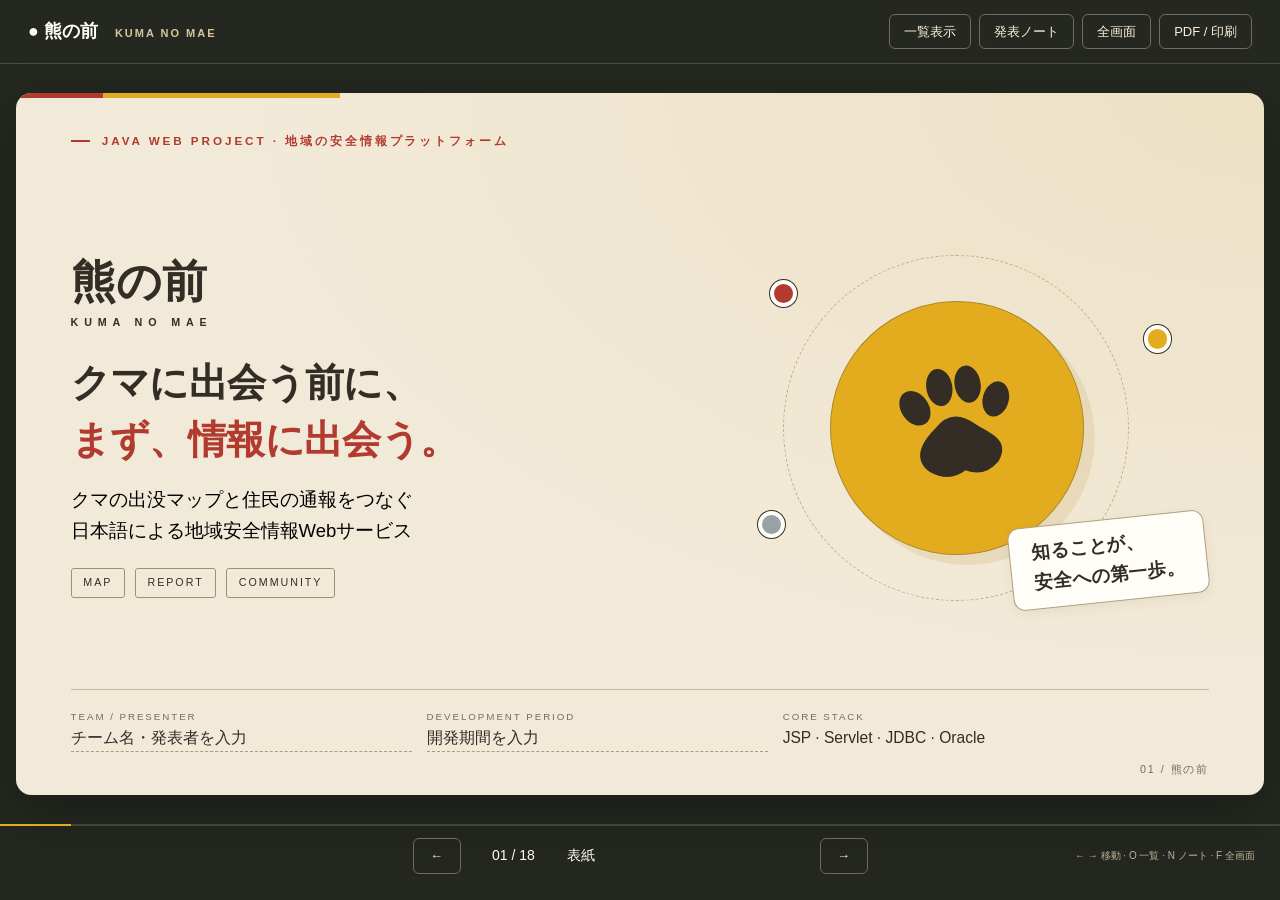
<file: presentation/preview-editorial.html>
<!doctype html>
<html lang="ja">
<head>
  <meta charset="utf-8">
  <meta name="viewport" content="width=device-width,initial-scale=1">
  <title>熊の前 · プロジェクト発表</title>
  <link rel="stylesheet" href="presentation.css">
  <link rel="stylesheet" href="japanese.css">
  <link rel="stylesheet" href="print.css" media="print">
  <script src="presentation.js" defer></script>
  <link rel="stylesheet" href="preview-editorial.css">
</head>
<body>
  <header class="toolbar"><a class="brand" href="#1">● 熊の前 <span>KUMA NO MAE</span></a><div class="tools"><button id="overview" type="button">一覧表示</button><button id="notes-toggle" type="button">発表ノート</button><button id="fullscreen" type="button">全画面</button><button id="print" type="button">PDF / 印刷</button></div></header>
  <main id="deck" aria-label="プロジェクト発表スライド">
    <section class="slide cover" data-title="表紙">
      <div class="eyebrow">JAVA WEB PROJECT · 地域の安全情報プラットフォーム</div>
      <div class="cover-grid"><div><div class="wordmark">熊の前<span>KUMA NO MAE</span></div><h1>クマに出会う前に、<br><em>まず、情報に出会う。</em></h1><p class="lead">クマの出没マップと住民の通報をつなぐ<br>日本語による地域安全情報Webサービス</p><div class="tags"><span>MAP</span><span>REPORT</span><span>COMMUNITY</span></div></div><div class="cover-art"><div class="orbit"></div><div class="seal"><svg viewBox="0 0 180 180" aria-label="クマの肉球"><ellipse cx="43" cy="57" rx="17" ry="23" transform="rotate(-25 43 57)"/><ellipse cx="77" cy="37" rx="16" ry="23"/><ellipse cx="112" cy="39" rx="16" ry="23"/><ellipse cx="143" cy="63" rx="16" ry="22" transform="rotate(25 143 63)"/><path d="M47 137C27 115 49 96 63 86Q88 63 113 89C125 101 154 115 133 139Q113 156 91 143Q69 155 47 137Z"/></svg></div><div class="art-label">知ることが、<br>安全への第一歩。</div><span class="map-point p1"></span><span class="map-point p2"></span><span class="map-point p3"></span></div></div>
      <div class="cover-meta"><div><small>TEAM / PRESENTER</small><span contenteditable="true" data-save="presenter-ja" aria-label="チーム名・発表者を入力">チーム名・発表者を入力</span></div><div><small>DEVELOPMENT PERIOD</small><span contenteditable="true" data-save="period-ja" aria-label="開発期間を入力">開発期間を入力</span></div><div><small>CORE STACK</small><span>JSP · Servlet · JDBC · Oracle</span></div></div>
      <aside class="speaker-notes">冒頭ではサービスが解決したい課題を伝えます。「出没情報を探すだけでなく、地図での確認から通報・管理までをつなぎました」。チーム名と開発期間は実際の情報を入力してください。入力内容はこのブラウザーに保存されます。</aside>
    </section>
    <section class="slide" data-title="目次"><div class="eyebrow">CONTENTS · 発表の流れ</div><h2>サービスからコードまで、<br>ひとつの流れで。</h2><div class="agenda"><article><b>01</b><div><h3>なぜ開発したのか</h3><p>企画意図・利用者・要件</p></div></article><article><b>02</b><div><h3>どのように設計したのか</h3><p>デザイン・技術構成・MVC・データ</p></div></article><article><b>03</b><div><h3>何を実装したのか</h3><p>地図・通報・会員・コミュニティ・管理</p></div></article><article><b>04</b><div><h3>どのような課題を解決したのか</h3><p>デモ・日付フィルターの不具合・改善方針</p></div></article></div><div class="bottom-line">発表の軸：位置と危険度を理解し、住民の情報をサービスにつなぐ</div><aside class="speaker-notes">設計の説明後、利用者の操作の流れに沿って機能を紹介します。クラス名をすべて読み上げるよりも、責務の分離とデータの流れに焦点を当てます。</aside></section>
<section class="slide" data-title="チーム紹介"><div class="eyebrow">TEAM · チーム紹介</div><h2>4人でつくる「熊の前」。</h2><p class="subtitle">バックエンド1名・フロントエンド3名のチーム構成</p><div class="cols four team-grid"><article class="card accent"><span class="card-no">TEAM LEADER</span><div class="member-number">01</div><div class="member-photo"><img src="member-01.png" alt="ジョン・グァノ"></div><h3 lang="ja">ジョン・グァノ</h3><span class="team-role">チームリーダー</span><p>バックエンド担当</p><div class="member-duties">チーム管理<br>データベース設計<br>バックエンド全体</div></article><article class="card"><span class="card-no">FRONTEND</span><div class="member-number">02</div><div class="member-photo"><img src="member-02.jpg" alt="キム・スリム"></div><h3 lang="ja">キム・スリム</h3><span class="team-role">チームメンバー</span><p>フロントエンド担当</p><div class="member-duties">会員管理 設計・実装<br>地図 設計・実装</div></article><article class="card"><span class="card-no">FRONTEND</span><div class="member-number">03</div><div class="member-photo no-photo" aria-hidden="true"></div><h3 lang="ja">パク・ジョンウク</h3><span class="team-role">チームメンバー</span><p>フロントエンド担当</p><div class="member-duties">トップページ 設計・実装<br>マイページ 設計・実装</div></article><article class="card"><span class="card-no">FRONTEND</span><div class="member-number">04</div><div class="member-photo"><img src="member-04.png" alt="キム・ビョンギュ"></div><h3 lang="ja">キム・ビョンギュ</h3><span class="team-role">チームメンバー</span><p>フロントエンド担当</p><div class="member-duties">掲示板 設計・実装<br>管理者ページ 設計・実装</div></article></div><aside class="speaker-notes">メンバーは全4名です。ジョン・グァノはチームリーダー兼バックエンド担当、キム・スリム・パク・ジョンウク・キム・ビョンギュはフロントエンド担当です。氏名は指定された日本語表記を使用しています。</aside></section>
    <section class="slide" data-title="プロジェクト概要"><div class="eyebrow">01 / PROJECT OVERVIEW</div><h2>「どこで、どのくらい危険なのか？」</h2><p class="subtitle">出没場所・日時・危険度・解除状態をまとめて確認できるサービス</p><div class="cols three"><article class="card"><span class="card-no">BACKGROUND</span><h3>一覧だけでは<br>場所を把握しにくい</h3><p>住所と投稿を地図マーカーにつなぎ、関心のある地域の状況を位置関係から理解できるよう設計しました。</p></article><article class="card"><span class="card-no">APPROACH</span><h3>閲覧から通報まで<br>ひとつの利用フロー</h3><p>トップページで状況を確認し、地図で範囲を絞り込んだ後、詳細の閲覧や目撃情報の通報へ進みます。</p></article><article class="card accent"><span class="card-no">VALUE</span><h3>危険情報に加えて<br>解除状態も伝える</h3><p>DANGER・WARNING・CAUTIONとCLEARを区別し、出没情報の状態を色と文字で伝えます。</p></article></div><div class="ribbon">主な利用者 <strong>日本の地域住民・訪問者・サービス管理者</strong></div><aside class="speaker-notes">このスライドでは開発意図を説明します。事故減少率や実際の利用者数など、検証していない成果の数値は提示しません。</aside></section>
    <section class="slide" data-title="要件定義"><div class="eyebrow">02 / REQUIREMENTS</div><h2>利用者ごとに必要な機能を定義する。</h2><div class="cols two"><div class="table-wrap"><table><thead><tr><th>利用者</th><th>主要機能</th></tr></thead><tbody><tr><td>情報閲覧</td><td>地図マーカー・危険度の凡例・地域／期間／危険度の検索</td></tr><tr><td>会員</td><td>登録・ログイン・メール認証・アカウント復旧</td></tr><tr><td>通報者</td><td>目撃情報の登録・位置／画像の添付・詳細閲覧</td></tr><tr><td>コミュニティ利用者</td><td>投稿の作成／編集／削除・コメント・いいね</td></tr><tr><td>管理者</td><td>通報の承認／却下／解除・会員とコミュニティの管理</td></tr></tbody></table></div><div class="stack"><article class="card"><h3>一貫した案内</h3><p>日本語UI、共通のヘッダー／フッター、危険度の色と名称を使用します。</p></article><article class="card"><h3>役割に応じたアクセス</h3><p>ログイン状態と利用者の権限に応じて、作成・編集・管理のリクエストを処理します。</p></article><article class="card"><h3>処理結果を明確に表示</h3><p>エラー・認証・パスワード再設定の結果を画面で確認できる構成にします。</p></article></div></div><aside class="speaker-notes">要件は機能と使いやすさに分けて説明します。セキュリティが完全であると主張するのではなく、実際の権限確認と認証の流れを紹介します。</aside></section>
    <section class="slide" data-title="デザインコンセプト"><div class="eyebrow">03 / DESIGN LANGUAGE</div><h2>温かみのある印象と、明確な危険表示。</h2><div class="cols two"><div><div class="palette"><div style="--swatch:#eee5d1"><span>CREAM</span><code>#EEE5D1</code></div><div style="--swatch:#332d25" class="light-text"><span>INK</span><code>#332D25</code></div><div style="--swatch:#e3ac1f"><span>YELLOW</span><code>#E3AC1F</code></div></div><h3>プロジェクトのビジュアル表現</h3><p>クリーム色の背景に濃い茶色の枠線、紙のカードを思わせる面と影。黄色は主な操作を、赤色は危険情報を強調します。</p><p>発表資料にも同じ配色とクマの肉球モチーフを取り入れました。</p></div><article class="card legend-demo"><h3>危険度の凡例</h3><div><span class="risk danger">DANGER</span><p><strong>危険</strong> クマの目撃など危険度の高い情報</p></div><div><span class="risk warning">WARNING</span><p><strong>警戒</strong> 足跡・痕跡の情報</p></div><div><span class="risk caution">CAUTION</span><p><strong>注意</strong> 鳴き声・気配などの注意情報</p></div><div><span class="risk clear">CLEAR</span><p><strong>解除</strong> 危険の解除状態</p></div></article></div><aside class="speaker-notes">色だけで意味を伝えず、英語の区分と日本語の名称を併記します。ここで示す配色は、プロジェクトのスタイルを基にした発表用テーマです。</aside></section>
    <section class="slide" data-title="技術構成"><div class="eyebrow">04 / TECHNOLOGY</div><h2>Servlet MVCで構築したWebサービス。</h2><div class="cols four"><article class="card"><span class="tech-icon">UI</span><h3>Frontend</h3><ul><li>JSP · JSTL</li><li>HTML · CSS</li><li>JavaScript · Fetch</li><li>Bootstrap</li></ul><p>画面描画と利用者の入力、地図フィルター、非同期リクエスト</p></article><article class="card"><span class="tech-icon">JAVA</span><h3>Backend</h3><ul><li>Java Servlet</li><li>Service / Command</li><li>Gson</li><li>JavaMail · BCrypt</li></ul><p>リクエストの振り分け、業務処理、JSON応答と会員認証</p></article><article class="card"><span class="tech-icon">DB</span><h3>Data</h3><ul><li>Oracle</li><li>JDBC</li><li>DAO・SQLの分離</li><li>JNDI DataSource</li></ul><p>会員・投稿・トークン・管理履歴と地図データの取得</p></article><article class="card"><span class="tech-icon">MAP</span><h3>Integration</h3><ul><li>Google Maps JS API</li><li>Tomcat</li><li>Eclipseプロジェクト</li><li>Git</li></ul><p>位置の可視化、Servletの実行環境と共同開発</p></article></div><aside class="speaker-notes">Springではなく、Servletでルーティングと各層を直接構成したプロジェクトです。導入バージョンやデプロイ環境については、確認なしに具体的な数値を述べません。</aside></section>
    <section class="slide" data-title="MVCアーキテクチャ"><div class="eyebrow">05 / ARCHITECTURE</div><h2>リクエストを分け、責務を明確に。</h2><div class="flow"><article><small>01 · REQUEST</small><h3>Browser</h3><p>画面遷移・フォーム送信<br>Fetch APIリクエスト</p></article><i>→</i><article><small>02 · ROUTING</small><h3>Controller</h3><p>URLの振り分け<br>サービスの選択</p></article><i>→</i><article><small>03 · LOGIC</small><h3>Service</h3><p>検証・権限確認<br>業務処理</p></article><i>→</i><article><small>04 · DATA</small><h3>DAO / SQL</h3><p>JDBCによる取得・保存<br>Oracle接続</p></article></div><div class="cols two"><article class="card"><span class="card-no">PAGE RESPONSE</span><h3>Controller → JSP → HTML</h3><p>requestにデータを設定し、JSPへforwardします。会員・掲示板・管理画面の基本的な応答の流れです。</p></article><article class="card accent"><span class="card-no">API RESPONSE</span><h3>ApiController → JSON → JavaScript</h3><p>地図マーカーや認証状態などをJSONで渡し、ブラウザー側で画面を更新します。</p></article></div><div class="source">参照： controller/* · service/Command.java · util/JsonResponseUtil.java · util/DBManager.java</div><aside class="speaker-notes">DTOは各層の間でデータを受け渡します。すべてのクラスがすべての矢印を通るわけではなく、ページ応答とAPI応答の二つの流れとして説明します。</aside></section>
    <section class="slide" data-title="データ設計"><div class="eyebrow">06 / DATA MODEL</div><h2>会員と通報を中心につながるデータ。</h2><p class="subtitle">SQLの参照に基づく論理関係・実際のDBのFK／DDLは別途確認が必要</p><div class="data-model"><article class="entity main-entity"><small>中心エンティティ</small><h3>MEMBER</h3><p>会員ID・アカウント・認証状態</p></article><div class="entity-branches"><article class="entity"><h3>BOARD → BOARD_FILE</h3><p>目撃情報の通報と添付画像</p></article><article class="entity"><h3>COMMUNITY_BOARD</h3><p>COMMUNITY_FILE · COMMUNITY_COMMENT · COMMUNITY_LIKE</p></article><article class="entity"><h3>EMAIL_TOKEN</h3><p>メール認証／パスワード再設定・有効期限／使用状態</p></article><article class="entity"><h3>ADMIN_LOG</h3><p>管理者・対象・処理種別・処理履歴</p></article></div></div><div class="ribbon">地図データ取得 <strong>V_MAP_MARKER → MapDao → MapMarkerDto</strong><span>位置・危険度・出没日・元データの識別子</span></div><aside class="speaker-notes">DDLで確認した物理ER図ではなく、リポジトリ内のSQLに基づく論理構成です。V_MAP_MARKERのビュー定義や外部収集の仕組みは確認できていないため、自動収集まで実装済みとは説明しません。</aside></section>
    <section class="slide" data-title="画面構成"><div class="eyebrow">07 / USER JOURNEY</div><h2>状況把握 → 条件検索 → 詳細確認 → 通報。</h2><div class="cols four journey"><article class="card"><b>01</b><h3>トップページ</h3><p>サービスへの入口<br>地図と危険度の状況</p><code>index.jsp<br>index.js</code></article><article class="card"><b>02</b><h3>出没マップ</h3><p>地域・期間・危険度の検索<br>マーカーと一覧の確認</p><code>map/map.jsp<br>map/map.js</code></article><article class="card"><b>03</b><h3>目撃情報</h3><p>一覧と詳細ページ<br>位置・内容・画像</p><code>board/list.jsp<br>board/detail.jsp</code></article><article class="card"><b>04</b><h3>目撃情報の通報</h3><p>ログイン後に情報登録<br>管理フローへ連携</p><code>board/report.jsp<br>BoardReportService</code></article></div><div class="cols two compact"><article class="card"><h3>アカウント・個人画面</h3><p>登録・認証・復旧・プロフィール・設定</p></article><article class="card"><h3>参加・運営画面</h3><p>コミュニティ・コメント・いいね・管理画面</p></article></div><aside class="speaker-notes">画面ファイル名はviewsおよびresources配下を基準にしています。全メニューの列挙よりも、情報の取得から通報までの一連の流れとして示します。</aside></section>
    <section class="slide" data-title="地図検索"><div class="eyebrow">08 / MAP & FILTER</div><h2>ひとつの検索結果を、地図と一覧に。</h2><div class="cols two"><div class="map-capture"><img src="map-screenshot.png" alt="出没マップの実際の画面。クマのマーカー、危険度の凡例、期間と地域の検索フィルター。"></div><div class="stack"><article class="card"><h3>① データを画面用に整理</h3><p><code>/api/map/markers</code>から取得した座標・住所・危険度・日付を、マーカーと一覧で使う形式に変換します。</p></article><article class="card"><h3>② 選択条件で絞り込む</h3><p>地域、開始日／終了日、4種類の危険度のチェック状態を比較します。CLEARも個別に選択できます。</p></article><article class="card"><h3>③ 同じ配列から再表示</h3><p><code>filterSightings → loadMarkers</code><br>マーカーと最新の出没情報一覧を同じ検索結果で更新します。</p></article></div></div><aside class="speaker-notes">地図ページの検索は、読み込み済みデータに対するクライアント側のフィルターです。サーバーのperiodオプションとは区別します。クマのアイコン、日本語地図、期間の初期値と未来の日付の制限も実演します。</aside></section>
    <section class="slide" data-title="会員認証"><div class="eyebrow">09 / ACCOUNT & AUTHENTICATION</div><h2>登録から復旧まで、つながるアカウント機能。</h2><div class="cols three"><article class="card"><span class="card-no">SIGN UP</span><h3>登録・メール認証</h3><ul><li>ID／メールの重複確認API</li><li>登録情報をサーバーで検証</li><li>メール認証トークンを送信</li><li>リンク検証と認証結果の案内</li></ul><code>SignUpService<br>EmailVerifyService</code></article><article class="card"><span class="card-no">LOGIN</span><h3>ログイン・セッション</h3><ul><li>アカウント情報とパスワードの確認</li><li>BCryptハッシュを使用</li><li>ログイン利用者のセッション管理</li><li>ログアウト処理</li></ul><code>LoginService<br>PasswordUtil</code></article><article class="card accent"><span class="card-no">RECOVERY</span><h3>パスワード再設定</h3><ul><li>復旧リンクとトークンの有効性確認</li><li>新パスワードの長さ／一致を検証</li><li>パスワード更新・トークン使用処理</li><li>専用の完了画面を表示</li></ul><code>ResetPasswordService<br>reset_password_complete.jsp</code></article></div><div class="bottom-line">完了を確認した後、利用者が「ログインする」から移動する画面構成</div><aside class="speaker-notes">確認したResetPasswordServiceには直前のパスワードとの比較処理はありません。実装済み機能としては紹介しません。パスワード更新とトークン使用処理は同じトランザクション内で実行されます。</aside></section>
    <section class="slide" data-title="掲示板とコミュニティ"><div class="eyebrow">10 / REPORT & COMMUNITY</div><h2>場所を伝える通報、会話をつなぐ交流。</h2><div class="cols two"><article class="card"><span class="card-no">SIGHTING REPORT</span><h3>クマ目撃・出没情報</h3><p>出没場所・危険度・目撃内容を伝える情報掲示板</p><ul><li>一覧表示と詳細情報</li><li>座標・住所と画像の添付</li><li>危険度と解除状態の表示</li><li>管理者による承認・却下・解除</li></ul><div class="mini-flow">BoardController → BoardReportService → BoardDao</div></article><article class="card"><span class="card-no">COMMUNITY</span><h3>住民同士の情報共有</h3><p>住民が投稿とコメントで情報を共有するコミュニティ</p><ul><li>投稿の作成・編集・削除</li><li>画像添付と詳細閲覧</li><li>コメントの作成・削除</li><li>いいね切り替えAPI</li></ul><div class="mini-flow">CommunityController → Service → CommunityBoardDao</div></article></div><div class="source">関連SQL： BOARD · BOARD_FILE / COMMUNITY_BOARD · COMMUNITY_FILE · COMMUNITY_COMMENT · COMMUNITY_LIKE</div><aside class="speaker-notes">目撃情報の掲示板とコミュニティは区別して説明します。管理者機能とは別に、投稿者の権限確認は各サービスが担います。</aside></section>
    <section class="slide" data-title="管理者機能"><div class="eyebrow">11 / ADMINISTRATION</div><h2>登録後の情報も管理する。</h2><div class="cols three"><article class="card"><span class="card-no">REPORTS</span><h3>通報管理</h3><p>登録された通報を確認し、承認・却下・危険解除を処理します。</p><code>AdminApproveService<br>AdminRejectService<br>AdminClearService</code></article><article class="card"><span class="card-no">MEMBERS</span><h3>会員管理</h3><p>会員一覧、権限変更、削除・復旧に関する管理リクエストを処理します。</p><code>AdminMemberListService<br>AdminUpdateGradeService<br>AdminRestoreMemberService</code></article><article class="card"><span class="card-no">MODERATION</span><h3>コミュニティ管理</h3><p>投稿の非表示・表示・削除やコメント削除などの運営機能を提供します。</p><code>AdminCommunityHideService<br>AdminCommunityShowService<br>AdminCommunityCommentDeleteService</code></article></div><div class="ribbon">アクセスの流れ <strong>AdminController → 管理者の確認 → 該当Service</strong><span>管理履歴： AdminLogDao</span></div><aside class="speaker-notes">一般利用者と管理者の画面を分離しました。承認／解除などデータを変更する操作は、準備したデモデータで実演してください。</aside></section>
    <section class="slide" data-title="デモ動画"><div class="eyebrow">12 / DEMONSTRATION</div><h2>画面でたどる利用者の操作フロー。</h2><div class="cols video-layout"><div class="video-box"><video id="demo-video" controls playsinline preload="metadata" aria-label="プロジェクトのデモ動画"></video><div id="video-placeholder"><span class="play-symbol">▶</span><h3>プロジェクトのデモ動画</h3><p>下のボタンから用意したローカル動画を選択してください。</p><p class="small">サーバーにアップロードせず、このブラウザーで再生します。</p></div><label class="video-picker" for="video-file">動画を選択<input id="video-file" type="file" accept="video/*"></label><span id="video-status" class="small" aria-live="polite"></span></div><div class="stack demo-steps"><article><b>01</b><div><h3>地域・期間の検索</h3><p>地図マーカーと一覧が同時に更新されることを確認</p></div></article><article><b>02</b><div><h3>CLEARを含める／除外</h3><p>チェック状態に応じた解除情報の表示</p></div></article><article><b>03</b><div><h3>詳細・通報・コミュニティ</h3><p>利用者の参加フローを紹介</p></div></article><article><b>04</b><div><h3>会員認証・復旧</h3><p>入力検証と完了画面を確認</p></div></article></div></div><aside class="speaker-notes">動画ファイルは未提供のため、再生領域を用意しています。発表前にファイルを選択してください。再読み込み後は再選択が必要です。デモデータは実際の事件と混同されないよう区別してください。</aside></section>
    <section class="slide" data-title="トラブルシューティング"><div class="eyebrow">13 / TROUBLESHOOTING</div><h2>検索すると投稿が消える原因。</h2><div class="cols two"><article class="card"><span class="pill red">BEFORE</span><h3>日付オブジェクトを文字列として処理</h3><pre>eventDate: {
  date: { year: 2026, month: 9, day: 10 }
}

String(eventDate)
// "[object Object]"</pre><p>日付表示と文字列の期間比較が正しく機能せず、正常な投稿が検索結果から除外されました。</p></article><article class="card accent"><span class="pill green">AFTER</span><h3>画面で比較できる形式に正規化</h3><pre>normalizeEventDate(item.eventDate)
// "2026-09-10"

開始日 ≤ 出没日 ≤ 終了日
// 同じYYYY-MM-DD形式で比較</pre><p>年・月・日を取り出し、月／日を2桁にそろえることで日付表示と検索を修正しました。</p></article></div><div class="bottom-line">解決の流れ：画面の症状 → 実際のJSONを確認 → データ形式を整理 → 検索を再確認</div><aside class="speaker-notes">実際に修正した事例です。Google MapsのMarker非推奨警告と日付フィルターの問題は別の原因でした。重要なのはAPIと画面の間で日付形式をそろえることです。</aside></section>
    <section class="slide" data-title="改善方針"><div class="eyebrow">14 / NEXT STEPS</div><h2>実装した仕組みを、さらに堅牢に。</h2><p class="subtitle">以下は実装済みの成果と区別した、今後の改善提案です。</p><div class="cols three"><article class="card"><span class="card-no">DATA CONTRACT</span><h3>API形式の統一</h3><p>日付を統一したISO文字列で返し、地域分類と元データの種類別に詳細リンクの規則を明示します。</p><span class="tag">データの整合性</span></article><article class="card"><span class="card-no">USER EXPERIENCE</span><h3>検索体験の改善</h3><p>該当結果なしの案内、初期表示とリセット時の期間条件の統一、多数のマーカーのクラスタリングを検討します。</p><span class="tag">検索の使いやすさ</span></article><article class="card"><span class="card-no">MAINTENANCE</span><h3>検証と保守</h3><p>直前のパスワードの再利用制限、API／権限の回帰テスト、共通スタイルと地図コードの整理を進めます。</p><span class="tag">安定性</span></article></div><aside class="speaker-notes">直前のパスワードの再利用制限は確認したサービスコードにまだないため、改善事項に含めています。実装状況は発表直前の最新コードと照合してください。</aside></section>
    <section class="slide closing" data-title="まとめ"><div class="eyebrow">KUMA NO MAE · 熊の前</div><h2>情報をつなぎ、<br><em>安全へ、もう一歩。</em></h2><p class="lead">地図と住民の通報をひとつに。<br>閲覧から参加・運営までつなぐServlet MVCプロジェクト。</p><div class="closing-tags"><span>位置に基づく情報</span><span>住民参加</span><span>役割ごとの責務分離</span></div><div class="qa">ありがとうございました。<strong>Q & A</strong></div><aside class="speaker-notes">企画意図、利用者の操作フロー、解決したデータの問題を一文ずつまとめます。実際の運用成果や統計は根拠がある場合にのみ付け加えてください。</aside></section>
  </main>
  <footer class="controls"><button id="previous" type="button" aria-label="前のスライド">←</button><span id="page-label" aria-live="polite">01 / 18</span><span id="slide-title"></span><button id="next" type="button" aria-label="次のスライド">→</button><div class="progress"><span id="progress-fill"></span></div><small>← → 移動 · O 一覧 · N ノート · F 全画面</small></footer>
</body>
</html>
</file>
<file: presentation/presentation.css>
:root{--paper:#eee5d1;--card:#fcfaf3;--ink:#332d25;--muted:#776b5c;--red:#b23a2e;--yellow:#e3ac1f;--line:#d9ccb5}*{box-sizing:border-box}body{margin:0;background:#25241f;color:var(--ink);font-family:"Noto Sans KR","Malgun Gothic","Yu Gothic",sans-serif;font-size:18px;line-height:1.65}button,a,input,video{font:inherit}button{cursor:pointer}.toolbar{height:64px;padding:0 28px;display:flex;align-items:center;justify-content:space-between;color:var(--card);border-bottom:1px solid #514b3f}.brand{color:inherit;text-decoration:none;font-weight:900}.brand span{font-size:11px;letter-spacing:2px;margin-left:12px;color:#d9c59d}.tools{display:flex;gap:8px}.tools button,.controls button{border:1px solid #746b58;color:#f9efd9;background:transparent;padding:6px 14px;border-radius:6px;font-size:13px}.tools button:hover,.controls button:hover{background:#504738}button:focus-visible,a:focus-visible{outline:3px solid var(--yellow);outline-offset:3px}#deck{padding:24px 0;min-height:calc(100vh - 140px);display:grid;place-items:center}.slide{width:1280px;height:720px;padding:46px 56px 44px;background:var(--paper);position:relative;display:none;flex-direction:column;overflow:hidden;border-radius:4px;box-shadow:0 12px 40px #0005;transform-origin:top center}.slide.active{display:flex}.slide:before{content:"";position:absolute;top:0;left:0;right:0;height:6px;background:linear-gradient(to right,var(--red) 0 18%,var(--yellow) 18% 42%,#332d25 42%)}.slide:after{content:attr(data-page) "  /  熊の前";position:absolute;right:56px;bottom:17px;font-size:11px;color:var(--muted);letter-spacing:2px}.eyebrow{font-size:13px;font-weight:800;letter-spacing:2.5px;color:var(--red);margin-bottom:15px}h1,h2,h3,p{margin:0}h2{font-size:38px;line-height:1.38;letter-spacing:-1.6px;margin-bottom:22px}h3{font-size:23px;line-height:1.45;margin-bottom:13px;letter-spacing:-.6px}p{color:var(--muted);font-size:18px;line-height:1.8}p+p{margin-top:16px}em{font-style:normal;color:var(--red)}.lead{font-size:23px;line-height:1.7}.subtitle{margin-top:-11px;margin-bottom:25px;font-size:17px}.cols{display:grid;gap:23px}.two{grid-template-columns:1fr 1fr}.three{grid-template-columns:repeat(3,1fr)}.four{grid-template-columns:repeat(4,1fr);gap:16px}.card{background:var(--card);border:1.5px solid var(--ink);border-radius:15px;padding:27px;box-shadow:5px 6px 0 #332d2512}.card.accent{background:#f9efcc}.card-no{font-size:11px;letter-spacing:2px;color:var(--red);font-weight:800;display:block;margin-bottom:26px}.three>.card{min-height:315px}.stack{display:flex;flex-direction:column;gap:15px}.stack .card{padding:19px 24px}.stack h3{font-size:21px;margin-bottom:5px}.stack p{font-size:16px;line-height:1.7}.bottom-line{margin-top:auto;padding:18px 0 8px;border-top:1px solid #bdb096;font-size:18px;font-weight:700}.ribbon{margin-top:28px;background:#ded2b6;padding:19px 23px;border-left:5px solid var(--red);font-size:15px;display:flex;gap:24px;align-items:center}.ribbon strong{font-size:18px}.ribbon span{font-size:14px}code{font-family:Consolas,monospace;font-size:14px;overflow-wrap:anywhere}.card>code{display:block;background:#eee6d5;padding:14px;margin-top:22px;line-height:1.8;border-radius:6px}.source{font-size:12px;color:var(--muted);margin-top:auto;padding-top:18px}.speaker-notes{display:none}body.show-notes .active .speaker-notes{display:block;position:absolute;bottom:38px;left:36px;right:36px;background:#332d25f5;color:#fff3d9;padding:20px 26px;border-radius:10px;border-top:4px solid var(--yellow);font-size:17px;z-index:20}.cover{padding-top:39px}.cover-grid{display:grid;grid-template-columns:1.25fr 1fr;align-items:center;flex:1}.wordmark{font-size:46px;font-weight:900;line-height:1.05;margin-bottom:28px}.wordmark span{display:block;font-size:11px;letter-spacing:6px;margin-top:12px}h1{font-size:40px;line-height:1.45;letter-spacing:-1.4px;margin-bottom:16px}.cover .lead{font-size:19px}.tags{display:flex;gap:10px;margin-top:22px}.tags span,.tag{font-size:11px;letter-spacing:2px;padding:5px 12px;border:1px solid #9f9074;border-radius:3px}.cover-meta{display:grid;grid-template-columns:1fr 1fr 1.25fr;border-top:1px solid #afa086;padding-top:20px;gap:15px}.cover-meta small{display:block;font-size:10px;letter-spacing:2px;color:var(--muted)}.cover-meta span{font-size:16px;display:block}.cover-meta [contenteditable]{border-bottom:1px dashed #ad9b7b;min-width:100px}.cover-art{position:relative;height:380px;display:flex;align-items:center;justify-content:center}.orbit{width:355px;height:355px;border:1px dashed #9f9074;border-radius:50%;position:absolute}.seal{width:260px;height:260px;border:2px solid var(--ink);border-radius:50%;background:var(--yellow);display:grid;place-items:center;box-shadow:12px 12px 0 #332d2520;transform:rotate(-10deg)}.seal svg{width:150px;fill:var(--ink)}.art-label{position:absolute;right:3px;bottom:12px;padding:10px 22px;background:var(--card);border:2px solid var(--ink);border-radius:8px;font-size:19px;font-weight:800;transform:rotate(-6deg)}.map-point{position:absolute;border:5px solid var(--card);border-radius:50%;width:28px;height:28px;box-shadow:0 0 0 1px var(--ink)}.p1{background:var(--red);left:68px;top:38px}.p2{background:var(--yellow);right:39px;top:85px}.p3{background:#9aa0a6;left:56px;bottom:77px}.agenda{display:grid;grid-template-columns:1fr 1fr;gap:25px 50px;margin-top:16px}.agenda article{display:flex;gap:25px;padding:24px 0;border-top:1px solid #b8aa8f}.agenda b{font-size:40px;color:var(--red);line-height:1.4}.agenda h3{margin:0}.agenda p{font-size:17px}.table-wrap{background:var(--card);border:1px solid var(--ink);border-radius:12px;overflow:hidden}table{border-collapse:collapse;width:100%;font-size:16px}th,td{text-align:left;padding:22px 18px;border-bottom:1px solid var(--line)}th{background:#ded2b6}td:first-child{font-weight:800;width:135px}tr:last-child td{border:0}.palette{display:flex;margin:8px 0 35px;gap:12px}.palette>div{background:var(--swatch);height:135px;flex:1;border:1px solid var(--ink);border-radius:9px;padding:17px;display:flex;flex-direction:column;justify-content:space-between;font-size:13px;font-weight:800}.light-text{color:white}.legend-demo>div{display:flex;gap:20px;align-items:center;margin-top:24px}.legend-demo p{font-size:16px}.legend-demo strong{display:block;color:var(--ink)}.risk{display:inline-flex;justify-content:center;align-items:center;border-radius:6px;padding:8px 12px;min-width:96px;font-size:13px;font-weight:800}.danger{background:#b23a2e;color:white}.warning{background:#e3ac1f;color:#332d25}.caution{background:#f5e39a;color:#332d25}.clear{background:#92999e;color:white}.tech-icon{display:grid;place-items:center;background:var(--yellow);width:64px;height:64px;border:1px solid var(--ink);border-radius:15px;font-size:16px;font-weight:900;margin-bottom:25px}.four .card{padding:24px 20px}.four p{font-size:16px}.four h3{font-size:23px}ul{padding-left:20px;color:var(--ink);font-size:17px;line-height:2;margin:14px 0 22px}.flow{display:flex;align-items:center;gap:14px;margin:14px 0 30px}.flow article{flex:1;border:1.5px solid var(--ink);background:var(--card);padding:24px 18px;border-radius:12px}.flow small{font-size:11px;letter-spacing:1px;color:var(--red)}.flow h3{margin:12px 0}.flow p{font-size:16px}.flow i{font-size:25px;font-style:normal}.data-model{display:grid;grid-template-columns:280px 1fr;gap:55px;align-items:center}.entity{border:1.5px solid var(--ink);background:var(--card);padding:20px 24px;border-radius:10px}.entity h3{font-size:19px;margin-bottom:5px}.entity p{font-size:15px}.main-entity{background:var(--yellow);position:relative}.main-entity:after{content:"→";position:absolute;right:-42px;top:40%;font-size:25px}.entity-branches{display:grid;grid-template-columns:1fr 1fr;gap:18px}.journey b{font-size:44px;color:var(--red)}.journey code{margin-top:18px;font-size:13px}.compact{margin-top:25px}.compact .card{padding:18px 25px}.compact h3{font-size:20px;margin:0}.compact p{font-size:16px}.map-mock{border:2px solid var(--ink);border-radius:15px;background:var(--card);overflow:hidden}.mock-caption{font-size:11px;padding:7px 14px;color:var(--muted)}.mock-filters{display:flex;align-items:center;gap:8px;padding:13px;background:#ddd1b4;font-size:13px}.mock-filters>span:not(.risk){background:var(--card);padding:7px;border-radius:5px}.mock-filters .risk{min-width:70px;padding:7px;font-size:10px}.mock-map{height:230px;position:relative;overflow:hidden;background:#8cb7b7;background-image:linear-gradient(#ffffff17 1px,transparent 1px),linear-gradient(90deg,#ffffff17 1px,transparent 1px);background-size:33px 33px}.terrain{position:absolute;background:#cbd5af;border:10px solid #a9c49c;transform:rotate(-38deg);border-radius:45%}.t1{width:360px;height:95px;left:90px;top:90px}.t2{width:125px;height:105px;left:335px;top:-35px}.pin{width:30px;height:36px;display:grid;place-items:center;position:absolute;background:var(--red);color:white;border:2px solid white;border-radius:50% 50% 50% 0;transform:rotate(-10deg);font-weight:900}.pin1{left:280px;top:68px}.pin2{left:176px;top:124px;background:var(--yellow);color:var(--ink)}.pin3{left:352px;top:38px;background:#818b90}.map-caption{position:absolute;bottom:12px;left:15px;background:#fcfaf3dc;padding:4px 12px;font-size:12px}.mock-list{display:flex;align-items:center;gap:14px;padding:19px}.mock-list .risk{min-width:40px}.mock-list small{display:block;font-size:12px;color:var(--muted)}.mock-list b{font-size:16px}.mock-list>b:last-child{margin-left:auto}.mini-flow{margin-top:26px;border-top:1px solid var(--line);padding-top:16px;font-family:Consolas,monospace;font-size:13px}.video-layout{grid-template-columns:1.5fr 1fr}.video-box{height:420px;background:var(--ink);color:var(--card);border-radius:16px;position:relative;overflow:hidden;display:flex;flex-direction:column;align-items:center;justify-content:center}#video-placeholder{text-align:center;padding:25px}#video-placeholder p{color:#d8cdb7;font-size:16px}.play-symbol{display:inline-grid;place-items:center;width:65px;height:65px;border:1px solid #ad9b7b;border-radius:50%;color:var(--yellow);margin-bottom:20px}.video-picker{background:var(--yellow);color:var(--ink);padding:8px 20px;border-radius:6px;cursor:pointer;font-weight:700;font-size:15px;z-index:2}.video-picker input{position:absolute;width:1px;height:1px;opacity:0}.video-picker:focus-within{outline:3px solid white}.video-box video{display:none;width:100%;height:335px;background:#000;object-fit:contain}.video-box.has-video video{display:block}.video-box.has-video #video-placeholder{display:none}.video-box.has-video .video-picker{padding:3px 15px;margin-top:8px}.small{font-size:12px}#video-status{max-width:95%;overflow:hidden;white-space:nowrap;text-overflow:ellipsis;padding:3px}.demo-steps article{display:flex;gap:20px;border-bottom:1px solid var(--line);padding:10px 0}.demo-steps b{font-size:30px;color:var(--red)}.demo-steps h3{font-size:21px;margin:0}.demo-steps p{font-size:15px}.pill{font-size:11px;font-weight:900;letter-spacing:2px;display:inline-block;padding:4px 12px;border-radius:30px;margin-bottom:15px}.red{background:#efd2c8;color:var(--red)}.green{background:#dce8cd;color:#416a42}pre{white-space:pre-wrap;font-family:Consolas,"Malgun Gothic",monospace;font-size:17px;background:#e9e0cb;padding:20px;border-radius:8px;line-height:1.75}.tag{display:inline-block;margin-top:24px}.closing{justify-content:center}.closing h2{font-size:51px;line-height:1.5}.closing .lead{font-size:23px}.closing-tags{display:flex;gap:12px;margin-top:28px}.closing-tags span{padding:7px 16px;border:1px solid #ad9b7b;border-radius:30px;font-size:15px}.qa{margin-top:38px;border-top:1px solid #b5a589;display:flex;justify-content:space-between;padding-top:23px;font-size:24px}.qa strong{font-size:32px;color:var(--red)}.controls{height:64px;display:flex;justify-content:center;align-items:center;gap:18px;position:relative;color:var(--card);font-size:14px}.controls small{position:absolute;right:25px;font-size:10px;color:#bfb29a}.progress{position:absolute;top:0;left:0;right:0;height:2px;background:#544b3b}.progress span{height:100%;display:block;background:var(--yellow);transition:width .2s}body.overview #deck{display:flex;flex-direction:column;gap:30px}body.overview .slide{display:flex;flex-shrink:0;cursor:pointer}body.overview .slide.active{outline:4px solid var(--yellow)}body.overview .controls{position:sticky;bottom:0;background:#25241f}body.overview .speaker-notes{display:none!important}@media(max-width:760px){.brand span,.controls small,#slide-title{display:none}.toolbar{padding:0 10px}.tools{gap:4px}.tools button{padding:6px;font-size:11px}}@media print{@page{size:landscape;margin:0}body{background:white}.toolbar,.controls{display:none!important}#deck,body.overview #deck{display:block!important;padding:0!important;min-height:0!important}.slide,.slide.active,body.overview .slide{display:flex!important;width:297mm!important;height:167mm!important;margin:0!important;padding:10mm 13mm!important;zoom:.876!important;transform:none!important;box-shadow:none!important;outline:none!important;border-radius:0;break-after:page;page-break-after:always;print-color-adjust:exact;-webkit-print-color-adjust:exact}.speaker-notes{display:none!important}.slide:last-child{break-after:auto}.slide:after{bottom:8px}.video-picker{display:none}.slide h2{font-size:34px}}
/* 인쇄 시에도 발표 화면의 1280×720 레이아웃을 유지한다. */
@media print {
  @page { size: 297mm 167.1mm; margin: 0; }
  html body #deck .slide {
    width: 1280px !important;
    height: 720px !important;
    padding: 46px 56px 44px !important;
    zoom: .8769 !important;
  }
}
</file>
<file: presentation/japanese.css>
body { font-family: "Yu Gothic", "Meiryo", "Noto Sans JP", "Malgun Gothic", sans-serif; }
h1, h2, h3 { letter-spacing: -.6px; }
h2 { font-size: 35px; }
.closing h2 { font-size: 47px; }
.team-grid { margin-top: 12px; }
.team-grid .card { min-height: 315px; }
.team-grid h3 { font-family: "Malgun Gothic", sans-serif; font-size: 30px; margin: 12px 0; }
.member-number { font-size: 48px; font-weight: 900; color: var(--red); line-height: 1.2; }
.team-role { font-size: 13px; display: inline-block; border: 1px solid #a99a7d; border-radius: 20px; padding: 3px 12px; margin-bottom: 16px; }
.team-grid p { font-size: 17px; }
.team-grid .card { position: relative; padding: 18px 20px; }
.team-grid .card-no { margin-bottom: 12px; font-size: 10px; }
.team-grid .member-number { position: absolute; right: 18px; top: 14px; font-size: 22px; }
.member-photo { height: 210px; margin: 0 auto 15px; }
.member-photo img { display: block; width: 100%; height: 100%; object-fit: contain; }
.team-grid .member-photo img { width: auto; max-width: 100%; margin-inline: auto; border-radius: 12px; }
.team-grid h3 { font-family: inherit; font-size: 22px; margin: 8px 0 12px; white-space: nowrap; }
.team-grid .team-role { margin-bottom: 10px; }
.team-grid .member-photo { height: 140px; margin-bottom: 10px; }
.member-duties { margin-top: 10px; padding-top: 9px; border-top: 1px solid var(--line); font-size: 14px; line-height: 1.65; color: #000; }
.map-capture { background: var(--paper); }
.map-capture img { width: 100%; height: auto; display: block; }
.map-mock { align-self: start; }
.legend-demo .risk { flex-shrink: 0; }
.ribbon { flex-wrap: wrap; row-gap: 6px; }
.three .card p { font-size: 17px; }
.three ul { font-size: 16px; }
.flow h3 { font-size: 22px; }
.speaker-notes { line-height: 1.65; }
.slide p { color: #000; }
.controls #previous, .controls #next { width: 48px; flex: 0 0 48px; }
.controls #page-label { width: 70px; flex: 0 0 70px; text-align: center; font-variant-numeric: tabular-nums; }
.controls #slide-title { width: 235px; flex: 0 0 235px; white-space: nowrap; overflow: hidden; text-overflow: ellipsis; }
.closing .repository-link { margin-top: 22px; font-size: 16px; }
.repository-link a { color: #754619; text-underline-offset: 4px; }
.youtube-box iframe { width: 100%; height: 360px; border: 0; background: #000; }
.youtube-link { color: #f4d371; font-size: 14px; padding: 10px 16px; }
.slide[data-title="地図検索"] { padding: 26px 40px 34px; }
.slide[data-title="地図検索"] .eyebrow { margin-bottom: 7px; }
.slide[data-title="地図検索"] h2 { font-size: 30px; margin-bottom: 12px; }
.slide[data-title="地図検索"] > .cols {
  display: flex;
  flex-direction: column;
  gap: 12px;
  min-height: 0;
}
.slide[data-title="地図検索"] .map-capture { width: 1060px; max-width: 100%; align-self: center; }
.slide[data-title="地図検索"] .stack { display: grid; grid-template-columns: repeat(3, minmax(0, 1fr)); gap: 14px; }
.slide[data-title="地図検索"] .stack .card { padding: 12px 16px; border-radius: 12px; }
.slide[data-title="地図検索"] .stack h3 { font-size: 17px; margin-bottom: 5px; }
.slide[data-title="地図検索"] .stack p { font-size: 14px; line-height: 1.5; }
.slide[data-title="地図検索"] .stack code { font-size: 12px; }
</file>
<file: presentation/print.css>
@page { size: 297mm 167.1mm; margin: 0; }
html body #deck .slide {
  width: 1280px !important;
  height: 720px !important;
  padding: 46px 56px 44px !important;
  zoom: .8769 !important;
}
html body #deck .cover { padding-top: 39px !important; }
html body #deck .slide h2 { font-size: 38px; }
html body #deck .closing h2 { font-size: 51px; }
html body #deck .slide[data-title="地図検索"] { padding: 26px 40px 34px !important; }
html body #deck .slide[data-title="地図検索"] h2 { font-size: 30px; }
</file>
<file: presentation/preview-editorial.css>
/* Separate visual proposal. Original presentation styles remain unchanged. */
:root { --paper:#f2ead9; --card:#fffdf7; --line:#daceb9; }
body { background:#242820; }
.toolbar { border-color:#494f40; }
.slide { border-radius:16px; background:radial-gradient(ellipse at 100% 0%,#e8d8b180,transparent 60%),var(--paper); box-shadow:0 20px 60px #0004; }
.slide:before { height:5px; background:linear-gradient(90deg,var(--red) 0 7%,var(--yellow) 7% 26%,transparent 26%); }
.eyebrow { font-size:12px; letter-spacing:3px; margin-bottom:17px; display:flex; align-items:center; gap:12px; }
.eyebrow:before { content:""; width:20px; height:2px; background:var(--red); flex-shrink:0; }
h2 { letter-spacing:-1px; font-weight:700; }
.card { border:1px solid #d4c6ae; box-shadow:0 5px 14px #45342009; border-radius:16px; }
.card.accent { background:#f9edc8; border-color:#d5b665; }
.card-no { color:#8a5c31; letter-spacing:2.3px; }
.card h3 { font-weight:700; }
.slide p { color:#000; }
.bottom-line { border-color:#d0c1a7; font-weight:500; }
.ribbon { border-left:3px solid var(--yellow); background:#e9dfc9; border-radius:0 10px 10px 0; }
.flow article,.entity,.table-wrap { border-color:#d4c6ae; border-radius:12px; }
.flow i { color:#b39d78; }
.tech-icon { border:0; background:#f4e6bb; border-radius:16px; }
.risk { border-radius:5px; }
.cover-meta { border-color:#c9b99d; }
.seal { border:1px solid #ad882b; box-shadow:9px 12px 0 #cdb67545; }
.orbit { border-color:#beab87; }
.art-label { border:1px solid #b4a080; border-radius:12px; box-shadow:0 4px 12px #392c1910; }
.team-grid { gap:18px; margin-top:10px; }
.team-grid .card { padding:22px 20px; border-top:3px solid #d8c6a3; }
.team-grid .card.accent { border-top-color:var(--yellow); }
.team-grid .card-no { font-size:10px; margin-bottom:16px; }
.team-grid .member-number { color:#b6a382; font-size:20px; top:16px; }
.team-grid .card.accent .member-number { color:#9c6926; }
.team-grid .member-photo { height:175px; margin-bottom:17px; }
.team-grid .member-photo img { border-radius:14px; outline:1px solid #c8b99e; outline-offset:-1px; box-shadow:0 3px 12px #332d2512; }
.team-grid h3 { font-size:21px; margin:8px 0 12px; }
.team-grid .team-role { border:0; background:#ede5d4; padding:4px 12px; font-size:12px; }
.team-grid .accent .team-role { background:#efdca3; }
.team-grid p { font-size:16px; }
.member-duties { border-color:#dfd4c0; font-size:13px; line-height:1.9; }
.slide[data-title="地図検索"] .map-capture img { border-radius:10px; box-shadow:0 4px 16px #332d2510; }
.slide[data-title="地図検索"] .stack .card { border-top:2px solid #d5b976; }
pre,.card>code { background:#eee5d2; }
.source { color:#6a604f; }
.controls .progress { background:#414537; }
</file>
<file: presentation/preview-duties.css>
.team-grid .member-duties {
  color: #29251f;
  font-size: 15px;
  font-weight: 400;
  line-height: 1.7;
  letter-spacing: 0;
  margin-top: 10px;
  padding-top: 9px;
  border-top-color: #b9a889;
}
</file>
